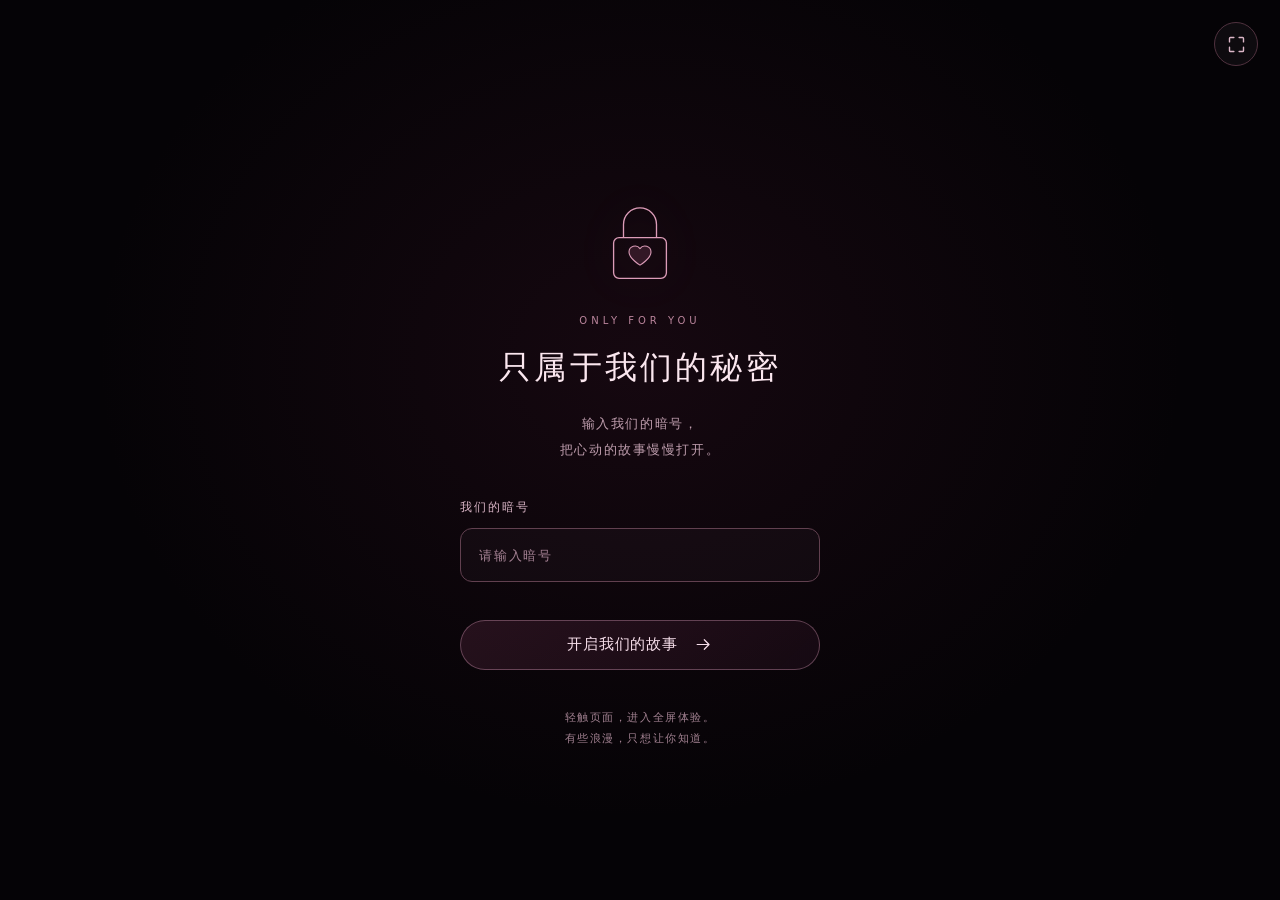
<file: index.html>
<!DOCTYPE html>
<html lang="zh-CN">
<head>
<meta charset="UTF-8" />
<meta name="viewport" content="width=device-width, initial-scale=1.0, maximum-scale=1.0, user-scalable=no, viewport-fit=cover" />
<meta name="theme-color" content="#09040d" />
<meta name="app-version" content="3.0" />
<title>我们的两周年</title>
<link rel="stylesheet" href="css/style.css?v=3.0-landscape2" />
<link rel="stylesheet" href="css/ring-intro.css?v=3.0" />
<link rel="stylesheet" href="css/love-clock.css?v=3.0" />
<link rel="stylesheet" href="css/password-entry.css?v=3.0-entry1" />
<link rel="icon" href="data:image/svg+xml,%3Csvg xmlns='http://www.w3.org/2000/svg' viewBox='0 0 32 32'%3E%3Ctext y='26' font-size='26'%3E%E2%99%A5%3C/text%3E%3C/svg%3E" />
</head>
<body class="password-locked gallery-pending">

  <!-- ===== 故事开始前：只属于我们的暗号 ===== -->
  <section class="password-entry" id="passwordEntry" aria-labelledby="passwordHeading">
    <button class="password-fullscreen" id="passwordFullscreen" type="button" title="全屏" aria-label="进入全屏" aria-pressed="false">
      <svg viewBox="0 0 24 24" aria-hidden="true"><path d="M4 9V5a1 1 0 0 1 1-1h4M20 9V5a1 1 0 0 0-1-1h-4M4 15v4a1 1 0 0 0 1 1h4M20 15v4a1 1 0 0 1-1 1h-4"/></svg>
    </button>
    <p class="password-fullscreen-status" id="passwordFullscreenStatus" role="status"></p>
    <div class="password-content">
      <div class="password-emblem" aria-hidden="true">
        <svg viewBox="0 0 80 88"><path class="password-lock" d="M25 40V28a15 15 0 0 1 30 0v12M21 40h38a5 5 0 0 1 5 5v27a5 5 0 0 1-5 5H21a5 5 0 0 1-5-5V45a5 5 0 0 1 5-5Z"/><path class="password-lock-heart" d="M40 65s-10-6-10-12a5.5 5.5 0 0 1 10-3 5.5 5.5 0 0 1 10 3c0 6-10 12-10 12Z"/></svg>
      </div>
      <p class="password-kicker">ONLY FOR YOU</p>
      <h1 id="passwordHeading">只属于我们的秘密</h1>
      <p class="password-note">输入我们的暗号，<br />把心动的故事慢慢打开。</p>
      <form class="password-form" id="passwordForm" novalidate>
        <label for="storyPassword">我们的暗号</label>
        <input id="storyPassword" name="storyPassword" type="password" inputmode="numeric" autocomplete="off" autocapitalize="off" spellcheck="false" placeholder="请输入暗号" aria-describedby="passwordError" required />
        <p class="password-error" id="passwordError" role="status" aria-live="polite"></p>
        <button class="enter-btn password-submit" id="passwordSubmit" type="submit">
          <span>开启我们的故事</span>
          <svg viewBox="0 0 24 24" aria-hidden="true"><path d="M4 12h15m-6-6 6 6-6 6"/></svg>
        </button>
      </form>
      <p class="password-footer">轻触页面，进入全屏体验。<br />有些浪漫，只想让你知道。</p>
    </div>
    <noscript><p class="password-noscript">请开启浏览器的 JavaScript，输入暗号后继续。</p></noscript>
  </section>

  <div id="storyContent" inert aria-hidden="true">

  <!-- 背景微光 -->
  <div class="bg-glow" aria-hidden="true"></div>
  <canvas class="petal-atmosphere" id="petalAtmosphere" aria-hidden="true"></canvas>
  <div class="scene-vignette" aria-hidden="true"></div>

  <!-- ===== 3D 舞台：镜头在圆柱内部，看内壁 ===== -->
  <main class="stage-wrap" id="stageWrap">
    <div class="cylinder" id="cylinder">
      <div class="world" id="world"></div>
      <!-- 与照片共享三维空间：后排在花后，前排在花前。 -->
      <iframe class="center-rose" id="centerRose" title="中央粒子玫瑰" tabindex="-1" aria-hidden="true"></iframe>
    </div>
  </main>

  <!-- ===== 两周年告白 ===== -->
  <header class="topbar" id="topbar">
    <h1 class="title" id="title">两年啦，还是好喜欢你。</h1>
    <p class="subtitle" id="subtitle"></p>
  </header>

  <!-- ===== 控制按钮 ===== -->
  <div class="controls">
    <button class="ctrl" id="btnRotate" type="button" title="暂停 / 继续自动旋转" aria-label="自动旋转">
      <svg viewBox="0 0 24 24" aria-hidden="true"><path d="M12 4V2a1 1 0 0 1 1.6-.8l4 3a1 1 0 0 1 0 1.6l-4 3A1 1 0 0 1 12 8V6a6 6 0 1 0 6 6 1 1 0 0 1 2 0 8 8 0 1 1-8-8z"/></svg>
    </button>
    <button class="ctrl" id="btnReset" type="button" title="回到初始视角（R）" aria-label="回到初始视角">
      <svg viewBox="0 0 24 24" aria-hidden="true"><path d="M4 10V4m0 0h6M4 4l4.5 4.5M7 17a7 7 0 1 0 1-10" fill="none" stroke="currentColor" stroke-width="1.8" stroke-linecap="round" stroke-linejoin="round"/></svg>
    </button>
    <button class="ctrl" id="btnMusic" type="button" title="告白气球 · 播放 / 暂停" aria-label="播放告白气球">
      <svg viewBox="0 0 24 24" aria-hidden="true"><path d="M9 18a3 3 0 1 1-2-2.83V6.2a1 1 0 0 1 .76-.97l9-2.2A1 1 0 0 1 18 4v9.17A3 3 0 1 1 16 10.4V6.28l-7 1.7V18z"/></svg>
    </button>
    <button class="ctrl" id="btnFull" type="button" title="全屏" aria-label="全屏">
      <svg viewBox="0 0 24 24" aria-hidden="true"><path d="M4 9V5a1 1 0 0 1 1-1h4M20 9V5a1 1 0 0 0-1-1h-4M4 15v4a1 1 0 0 0 1 1h4M20 15v4a1 1 0 0 1-1 1h-4" fill="none" stroke="currentColor" stroke-width="1.8" stroke-linecap="round"/></svg>
    </button>
    <button class="ctrl ctrl-landscape" id="btnLandscape" type="button" title="横屏观看" aria-label="横屏观看" aria-pressed="false">
      <svg viewBox="0 0 24 24" aria-hidden="true"><rect x="4" y="7" width="16" height="10" rx="2"/><path d="M4 4h4M4 4v4M4 4a10 10 0 0 1 16 1M20 20h-4M20 20v-4M20 20a10 10 0 0 1-16-1"/></svg>
      <span id="landscapeText">横屏</span>
    </button>
  </div>

  <!-- ===== 拖拽提示 ===== -->
  <div class="hint" id="hint">
    <span class="hint-dot"></span>
    <span class="hint-text">拖动转视角 · Shift 拖动平移 · 滚轮缩放</span>
  </div>

  <!-- ===== 灯箱 ===== -->
  <div class="lightbox" id="lightbox" aria-hidden="true">
    <div class="lb-backdrop" data-close></div>
    <button class="lb-close" id="lbClose" type="button" aria-label="关闭">✕</button>
    <button class="lb-nav prev" id="lbPrev" type="button" aria-label="上一个回忆">‹</button>
    <button class="lb-nav next" id="lbNext" type="button" aria-label="下一个回忆">›</button>
    <figure class="lb-figure">
      <img id="lbImg" alt="" />
      <video id="lbVideo" controls playsinline preload="none" hidden aria-label="我们的回忆视频"></video>
      <div id="lbSoftware" class="lb-software" hidden>
        <canvas id="lbCanvas" aria-label="回忆视频画面"></canvas>
        <div class="lb-software-controls">
          <button id="lbSoftwarePlay" type="button" disabled>播放</button>
          <input id="lbSoftwareSeek" type="range" min="0" step="0.1" value="0" aria-label="视频进度" disabled />
          <span id="lbSoftwareTime">0:00</span>
        </div>
        <p id="lbSoftwareStatus" role="status"></p>
      </div>
      <figcaption>
        <p id="lbCap"></p>
        <p class="lb-love" id="lbMessage" hidden></p>
      </figcaption>
    </figure>
  </div>

  <!-- ===== 提示气泡 ===== -->
  <div class="toast" id="toast"></div>

  <!-- ===== 开场按钮 ===== -->
  <div class="enter" id="enter">
    <div class="enter-content">
      <div class="enter-copy">
        <p class="enter-kicker" id="introKicker">给我们的两周年</p>
        <h2 class="enter-heading" id="introHeading">两年啦，还是好喜欢你。</h2>
      </div>
      <div class="enter-invitation">
        <div class="enter-heart-stage" aria-hidden="true">
          <canvas class="enter-particles" id="particleHeart" data-intro-heart="true" aria-hidden="true"></canvas>
        </div>
        <button class="enter-btn" id="enterBtn" type="button" aria-describedby="enterActionHint">
          <span id="enterText">给最喜欢的你</span>
          <svg viewBox="0 0 24 24" aria-hidden="true"><path d="M4 12h15m-6-6 6 6-6 6"/></svg>
        </button>
        <p class="enter-action-hint" id="enterActionHint">点击开启我们的故事</p>
      </div>
      <section class="love-clock" id="loveClock" data-start="2024-12-25T00:00:00+08:00" aria-label="恋爱纪念时间">
        <p class="love-clock-heading">我们已经在一起</p>
        <div class="love-clock-display" id="loveClockDisplay" aria-hidden="true"></div>
        <p class="love-clock-date">从 <time id="loveClockDate" datetime="2024-12-25">2024.12.25</time> 开始</p>
        <span class="love-clock-sr" id="loveClockText" role="timer" aria-live="off"></span>
      </section>
    </div>
  </div>

  <audio id="bgm" loop preload="none" hidden></audio>
  </div>

  <script defer src="js/config.js?v=3.0-videos2"></script>
  <script defer src="js/password-entry.js?v=3.0-entry1"></script>
  <script defer src="js/atmosphere.js?v=3.0-petals4"></script>
  <script defer src="js/music.js?v=3.0"></script>
  <script defer src="js/video-software.js?v=3.0-autoplay1"></script>
  <script defer src="js/video.js?v=3.0"></script>
  <script defer src="js/ring-hands.js?v=3.0"></script>
  <script defer src="js/ring-intro.js?v=3.0"></script>
  <script defer src="js/particle-heart.js?v=3.0-entry1"></script>
  <script defer src="js/gallery-assembly.js?v=3.0"></script>
  <script defer src="js/love-clock.js?v=3.0"></script>
  <script defer src="js/display-controls.js?v=3.0-landscape2"></script>
  <script defer src="js/app.js?v=3.0-landscape2"></script>
</body>
</html>
</file>
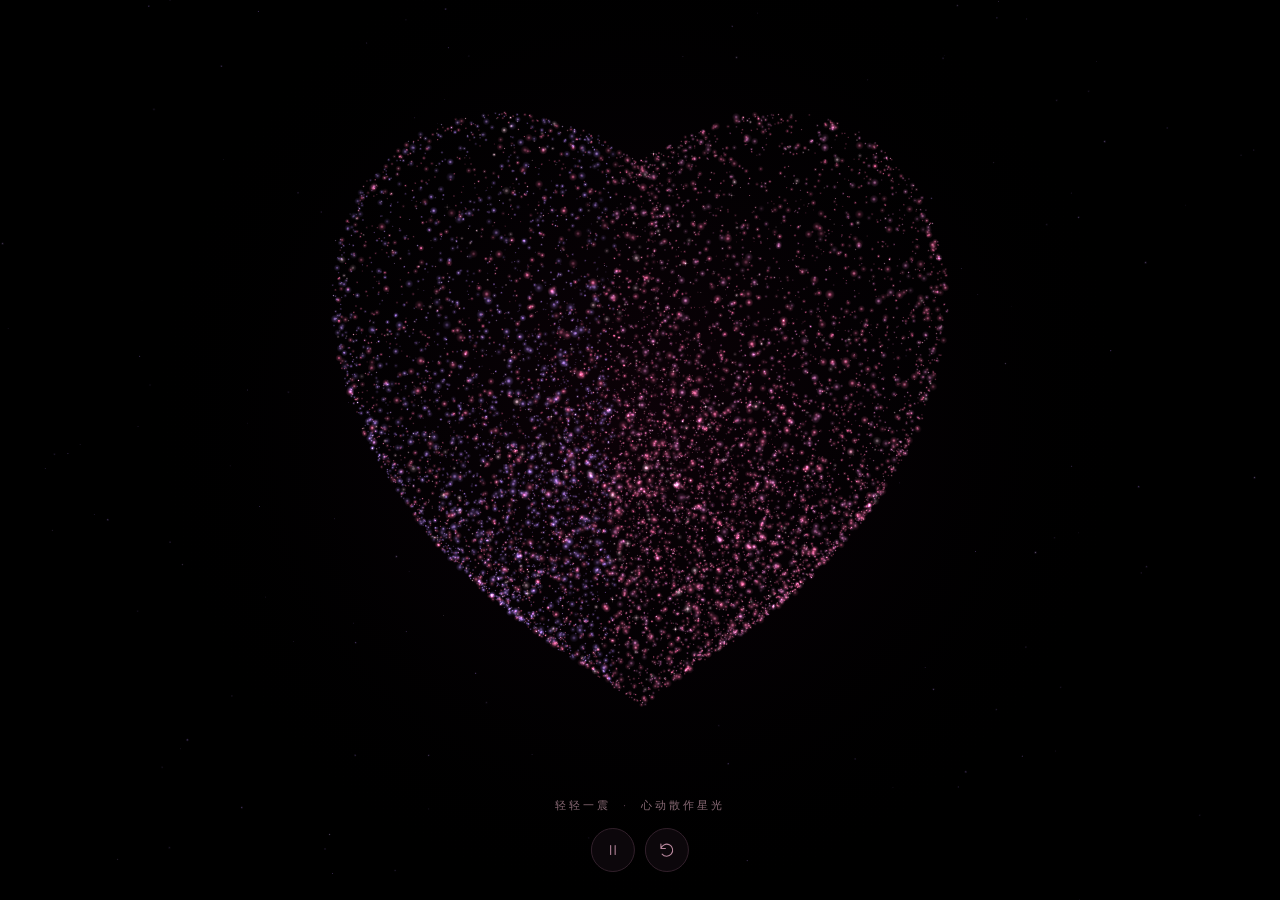
<file: heart.html>
<!doctype html>
<html lang="zh-CN">
<head>
  <meta charset="utf-8">
  <meta name="viewport" content="width=device-width, initial-scale=1, viewport-fit=cover">
  <meta name="theme-color" content="#000000">
  <title>粒子爱心 · 心动预览</title>
  <link rel="icon" href="data:,">
  <link rel="stylesheet" href="css/particle-heart.css?v=3.0">
  <script defer src="js/particle-heart.js?v=3.0"></script>
</head>
<body>
  <main class="heart-scene" aria-label="震动粒子爱心预览">
    <canvas id="particleHeart" role="img" aria-label="粉紫色粒子爱心在原地持续震动，每次震动时粒子向外散开，再慢慢回聚。点击或按回车键再次触发心动。" tabindex="0"></canvas>
    <footer class="heart-tools">
      <p>轻轻一震 <span>·</span> 心动散作星光</p>
      <div class="heart-actions">
        <button id="heartPause" type="button" aria-label="暂停心动" aria-pressed="false" title="暂停心动">
          <svg class="pause-icon" viewBox="0 0 24 24" aria-hidden="true"><path d="M9 6v12M15 6v12"/></svg>
          <svg class="play-icon" viewBox="0 0 24 24" aria-hidden="true"><path d="m9 5 10 7-10 7Z"/></svg>
        </button>
        <button id="heartReset" type="button" aria-label="重新聚成爱心" title="重新聚成爱心"><svg viewBox="0 0 24 24" aria-hidden="true"><path d="M4 10a8 8 0 1 1 1.6 7.4M4 4v6h6"/></svg></button>
      </div>
    </footer>
  </main>
</body>
</html>
</file>
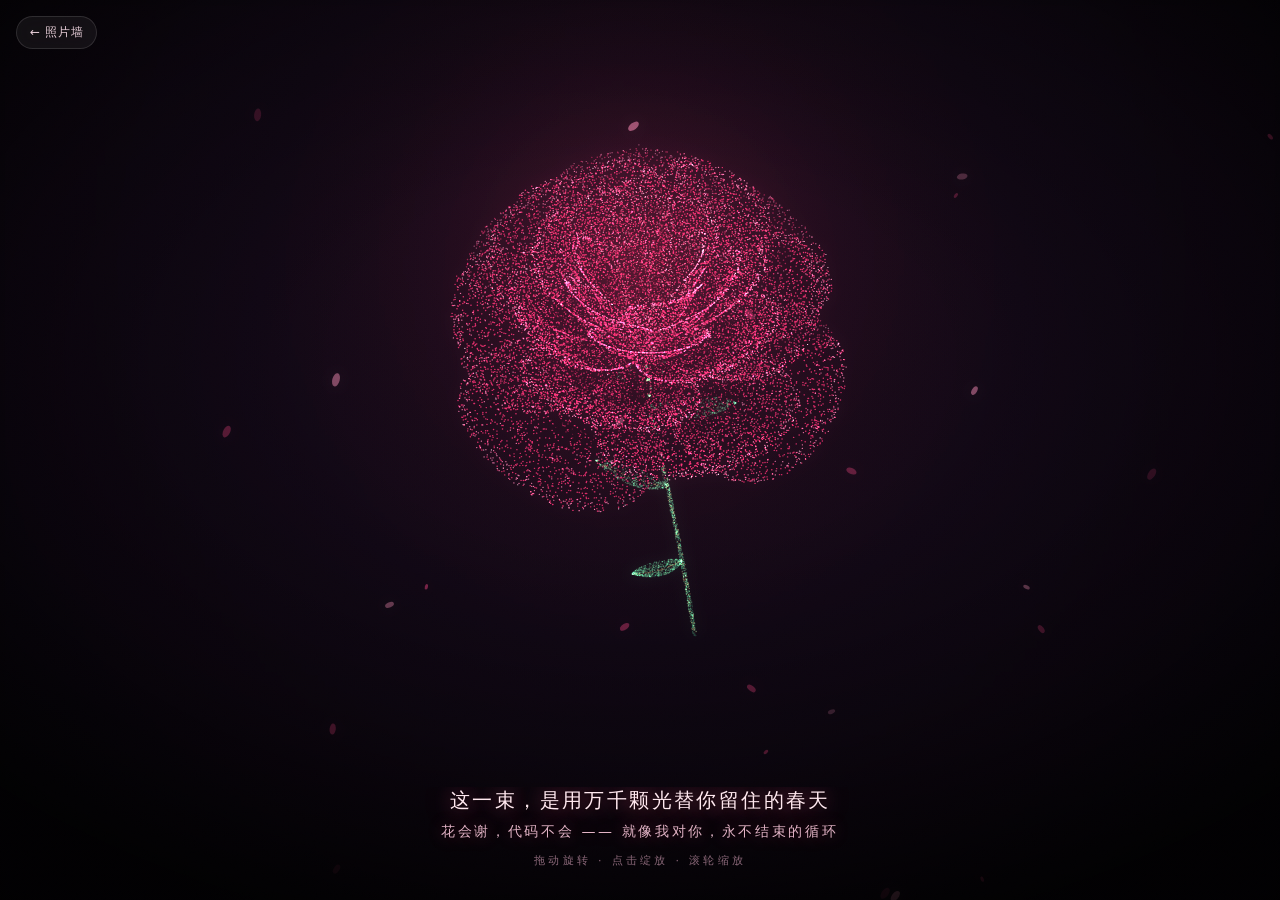
<file: rose.html>
<!DOCTYPE html>
<html lang="zh-CN">
<head>
<meta charset="UTF-8" />
<meta name="viewport" content="width=device-width, initial-scale=1.0, viewport-fit=cover" />
<meta name="theme-color" content="#07040f" />
<title>粒子玫瑰 · 送给你</title>
<style>
  *,*::before,*::after{box-sizing:border-box;margin:0;padding:0}
  html,body{height:100%;overflow:hidden;background:#07040f}
  body{
    font-family:"PingFang SC","Hiragino Sans GB","Microsoft YaHei","Noto Sans SC",system-ui,-apple-system,"Segoe UI",sans-serif;
    color:#fdf7ff;
    -webkit-font-smoothing:antialiased;
    -webkit-tap-highlight-color:transparent;
    user-select:none;
  }
  #rose{position:fixed;inset:0;display:block;touch-action:none;cursor:grab}
  #rose.grabbing{cursor:grabbing}

  .vignette{
    position:fixed;inset:0;pointer-events:none;z-index:2;
    background:radial-gradient(ellipse 72% 66% at 50% 40%,
      rgba(0,0,0,0) 32%, rgba(0,0,0,.38) 70%, rgba(0,0,0,.88) 100%);
  }
  .grain{
    position:fixed;inset:-50%;pointer-events:none;z-index:3;opacity:.045;
    background-image:url("data:image/svg+xml;utf8,<svg xmlns='http://www.w3.org/2000/svg' width='120' height='120'><filter id='n'><feTurbulence type='fractalNoise' baseFrequency='.9' numOctaves='2'/></filter><rect width='120' height='120' filter='url(%23n)'/></svg>");
    mix-blend-mode:overlay;
  }

  .copy{
    position:fixed;left:0;right:0;bottom:0;z-index:4;
    display:flex;flex-direction:column;align-items:center;gap:9px;
    padding:0 22px calc(32px + env(safe-area-inset-bottom));
    text-align:center;pointer-events:none;
    overflow:hidden;
  }
  .copy p{
    opacity:0;will-change:transform,opacity,filter;
    animation:rise 1.9s cubic-bezier(.22,1,.36,1) forwards;
    max-width:100%;word-break:break-word;
  }
  .c1{
    font-size:clamp(14.5px,1.95vw,20px);letter-spacing:.12em;color:#ffe8ef;
    text-shadow:0 0 20px rgba(255,90,140,.55),0 0 46px rgba(255,50,110,.30),0 1px 3px rgba(0,0,0,.85);
    animation-delay:2.7s;
  }
  .c2{
    font-size:clamp(11px,1.28vw,14px);letter-spacing:.19em;color:#e2b3c6;
    text-shadow:0 0 16px rgba(255,80,130,.35),0 1px 3px rgba(0,0,0,.85);
    animation-delay:3.8s;
  }
  .c3{
    margin-top:3px;font-size:clamp(9.5px,1.0vw,11px);letter-spacing:.3em;color:#8b6879;
    animation-delay:5.5s;
  }
  @keyframes rise{
    from{opacity:0;transform:translateY(14px);filter:blur(6px)}
    to{opacity:1;transform:translateY(0);filter:blur(0)}
  }
  @media (prefers-reduced-motion:reduce){
    .copy p{animation-duration:.5s;animation-delay:.2s}
  }

  /* 竖屏手机：文字换行更紧、字号略小 */
  @media (max-width: 560px){
    .copy{gap:6px;padding:0 14px calc(24px + env(safe-area-inset-bottom))}
    .c1{font-size:13px;letter-spacing:0;line-height:1.7}
    .c2{font-size:10px;letter-spacing:0;line-height:1.7}
    .c3{font-size:8px;letter-spacing:.14em}
    .copy p{max-width:100%}
  }
  /* 矮屏（横屏手机）：文案再收一档，避免压住花 */
  @media (max-height: 460px){
    .copy{gap:5px;padding-bottom:calc(14px + env(safe-area-inset-bottom))}
    .c1{font-size:12.5px}
    .c2{font-size:10px}
    .c3{display:none}
  }

  .back{
    position:fixed;top:calc(16px + env(safe-area-inset-top));left:16px;z-index:6;
    display:none;align-items:center;gap:6px;padding:7px 13px;border-radius:999px;
    font-size:12px;letter-spacing:.06em;color:#e9cfda;text-decoration:none;
    background:rgba(255,255,255,.055);border:1px solid rgba(255,255,255,.12);
    backdrop-filter:blur(10px);-webkit-backdrop-filter:blur(10px);
    transition:background .25s,border-color .25s;
  }
  .back:hover{background:rgba(255,255,255,.10);border-color:rgba(255,255,255,.22)}
  .back.on{display:inline-flex}
  html.embedded,html.embedded body{background:transparent}
  .embedded .vignette,.embedded .grain,.embedded .copy,.embedded .back,.embedded #dbg{display:none!important}
</style>
</head>
<body>

<canvas id="rose"></canvas>
<div class="vignette"></div>
<div class="grain"></div>
<a class="back" id="back" href="index.html">← 照片墙</a>

<div class="copy">
  <p class="c1">这一束，是用万千颗光替你留住的春天</p>
  <p class="c2">花会谢，代码不会 —— 就像我对你，永不结束的循环</p>
  <p class="c3">拖动旋转 · 点击绽放 · 滚轮缩放</p>
</div>

<!-- 调试面板：加 ?debug=1 才显示 -->
<div id="dbg" style="display:none;position:fixed;top:10px;right:10px;z-index:99;
     font:11px/1.55 ui-monospace,Consolas,monospace;color:#9f9;background:rgba(0,0,0,.62);
     padding:8px 10px;border-radius:8px;white-space:pre;pointer-events:none"></div>

<script>
(function () {
  'use strict';

  var TAU = Math.PI * 2;

  /* ---------- 调试：?t=秒 冻结时间 ---------- */
  var Q = {};
  (function () {
    var s = (location.search || '').replace(/^\?/, '');
    if (!s) return;
    s.split('&').forEach(function (kv) {
      var p = kv.split('=');
      if (p[0]) Q[decodeURIComponent(p[0])] = decodeURIComponent(p[1] || '');
    });
  })();
  var EMBED = Q.embed === '1';
  var LITE = Q.lite === '1';
  var embeddedLayout = null;
  if (EMBED) document.documentElement.classList.add('embedded');
  var FREEZE = (Q.t !== undefined && isFinite(parseFloat(Q.t))) ? parseFloat(Q.t) : null;

  var motionPreference = null, reduce = false;
  try { motionPreference = matchMedia('(prefers-reduced-motion: reduce)'); reduce = motionPreference.matches; } catch (e) {}

  var CFG = {
    density:   reduce ? 0.85 : (LITE ? 0.82 : 2.15),
    bloom:     !reduce && !LITE && !EMBED,
    fit:       0.40,
    cy:        0.44
  };

  /* ===================== 工具 ===================== */
  var _seed = 20250829;
  function rnd() {
    _seed = (_seed + 0x6D2B79F5) | 0;
    var t = Math.imul(_seed ^ (_seed >>> 15), 1 | _seed);
    t = (t + Math.imul(t ^ (t >>> 7), 61 | t)) ^ t;
    return ((t ^ (t >>> 14)) >>> 0) / 4294967296;
  }
  function rr(a, b) { return a + (b - a) * rnd(); }
  function jit(a) { return (rnd() * 2 - 1) * a; }
  function clamp(v, a, b) { return v < a ? a : (v > b ? b : v); }
  var targetFps = clamp(parseFloat(Q.fps) || 120, 1, 120);
  function getMagnification() {
    return EMBED && embeddedLayout ? clamp(embeddedLayout.magnification || 1, 1, 1.5) : 1;
  }
  function smoothstep(e0, e1, x) {
    var t = clamp((x - e0) / (e1 - e0 || 1e-6), 0, 1);
    // 起止速度、加速度均为零，避免聚拢与绽放衔接时突兀。
    return t * t * t * (t * (t * 6 - 15) + 10);
  }

  /* ===================== 调色 ===================== */
  var STYLES = [
    { c: [179, 22, 61], w: 1.30 },  // 0 深红瓣面
    { c: [240, 42, 98], w: 1.56 },
    { c: [ 98, 11, 36], w: 1.18 },  // 2 层间暗部
    { c: [255,133,174], w: 1.38 },  // 3 柔粉瓣缘
    { c: [255,217,230], w: 1.30 },
    { c: [190, 32, 71], w: 1.26 },  // 5 花心保持深红
    { c: [247,126,158], w: 1.32 },
    { c: [ 36,117, 76], w: 1.06 },
    { c: [102,181,115], w: 1.24 },
    { c: [218,177,103], w: 1.14 }   // 9 叶脉与花枝的暖金细光
  ];
  if (EMBED) {
    STYLES[0].c = [211, 36, 82];
    STYLES[1].c = [255, 72, 123];
    STYLES[2].c = [135, 18, 51];
    STYLES[3].c = [255, 159, 195];
    STYLES[5].c = [215, 43, 87];
    STYLES[7].c = [62, 166, 103];
    STYLES[8].c = [142, 216, 144];
    STYLES[9].c = [243, 204, 128];
  }
  var NS = STYLES.length;
  var NBAND = 3;
  var NB = NS * NBAND;
  var BAND_MUL = EMBED ? [0.65, 0.90, 1.0] : [0.50, 0.80, 1.0];

  var STYLE_STR = [], STYLE_W = [];
  (function () {
    for (var b = 0; b < NBAND; b++) {
      for (var s = 0; s < NS; s++) {
        var m = BAND_MUL[b], col = STYLES[s].c;
        STYLE_STR.push('rgb(' + ((col[0] * m) | 0) + ',' + ((col[1] * m) | 0) + ',' + ((col[2] * m) | 0) + ')');
        STYLE_W.push(STYLES[s].w);
      }
    }
  })();

  /* ===================== 轮廓 =====================
  /* ===================== 轮廓 =====================
     叶片：基部宽、尖端收成尖角（花冠用参数曲面，不需要轮廓函数）
  */
  function leafProfile(s) {
    return Math.pow(1 - Math.pow(1 - s, 2.0), 0.62) * Math.pow(1 - Math.pow(s, 2.4), 0.78);
  }

  /* ===================== 玫瑰参数曲面 =====================
     经典 3D 玫瑰曲面（B 站/抖音粒子玫瑰的数学来源）：
       t 沿螺旋缠绕，x 从花瓣基部(0)到边缘(1)
     t 越大 p 越小 => 越靠花心，花瓣越紧、越小
  */
  var ROSE_TMIN = 0;
  var ROSE_TMAX = 15 * Math.PI;
  var ROSE_FLAT = 0.86;      // 压扁花冠高度，接近真实玫瑰的扁圆形态

  function roseSurface(t, x, out) {
    var p = (Math.PI / 2) * Math.exp(-t / (8 * Math.PI));
    var m = ((3.6 * t) % TAU + TAU) % TAU;
    var u = 1 - Math.pow(1 - m / Math.PI, 4) / 2;
    var y = 2 * (x * x - x) * (x * x - x) * Math.sin(p);
    var sp = Math.sin(p), cp = Math.cos(p);
    var r = u * (x * sp + y * cp);
    var sx = r * Math.cos(t);
    var sy = r * Math.sin(t);
    var sz = u * (x * cp - y * sp);
    // 公式以 +Z 为花的朝向；本渲染器以 +Y 为上方 => 交换 Y/Z
    out[0] = sx;
    out[1] = sz * ROSE_FLAT;
    out[2] = sy;
    return out;
  }

  // 花苞：把 t 压缩、x 收紧，缩成紧裹的小苞
  function budSurface(t, x, out) {
    roseSurface(t * 0.30, x * 0.55 + 0.22, out);
    out[0] *= 0.44;
    out[1] = out[1] * 0.44 + 0.16;
    out[2] *= 0.44;
    return out;
  }

  /* ===================== 数据 ===================== */
  var N = 0, R3 = 1;
  var baseCount = 0, detailCount = 0, activeCount = 0;
  var BB_HX = 1, BB_HY = 1, BB_HZ = 1;
  var BB_CROWN_HX = 1, BB_CROWN_HY = 1, BB_CROWN_HZ = 1, BB_CROWN_CY = 0;
  var BB_CROWN_CX = 0, BB_CROWN_CZ = 0;
  var tx, ty, tz, bx, by, bz, sox, soy, soz, spreadX, spreadY;
  var waveSin, waveCos, swayWeight;
  var screenX, screenY, screenZ, screenCell, screenVisible;
  var depthGrid = null, gridCols = 0, gridRows = 0, gridCell = 3;
  var glintX = new Float32Array(128), glintY = new Float32Array(128), glintN = 0;
  var sidx, dly, dur, oaT, obT;
  var assembledAt = 0, bloomedAt = 0;

  function build() {
    var A = {
      x: [], y: [], z: [], cx: [], cy: [], cz: [],
      si: [], dl: [], du: [], oa: [], ob: [], phase: [], pt: [], px: []
    };
    function add(o, c, si, d, du, oa, ob, phase, sampleT, sampleX) {
      A.x.push(o[0]); A.y.push(o[1]); A.z.push(o[2]);
      A.cx.push(c[0]); A.cy.push(c[1]); A.cz.push(c[2]);
      A.si.push(si); A.dl.push(d); A.du.push(du); A.oa.push(oa); A.ob.push(ob);
      A.phase.push(phase || 0);
      A.pt.push(sampleT === undefined ? -1 : sampleT);
      A.px.push(sampleX || 0);
    }

    /* ---------- 花冠：逐花瓣采样 ----------
       公式里 u 的周期是 3.6t，t 从 0 到 15π => 共 27 片花瓣
       外层（t 小）花瓣大，内层（t 大）花瓣小
    */
    var tmpP = [0, 0, 0], tmpB = [0, 0, 0];

    var PETAL_T = TAU / 3.6;                        // 单片花瓣占的 t 跨度
    var NPETAL = Math.floor((ROSE_TMAX - ROSE_TMIN) / PETAL_T);

    // 花冠自身的包围盒（不含花枝），用于自适应取景
    var crownMinX = 1e9, crownMaxX = -1e9;
    var crownMinY = 1e9, crownMaxY = -1e9;
    var crownMinZ = 1e9, crownMaxZ = -1e9;

    for (var pe = 0; pe < NPETAL; pe++) {
      var tA = ROSE_TMIN + pe * PETAL_T;
      var heat = 1 - pe / NPETAL;                   // 1 = 最外层

      // 外层花瓣面积大 => 更多粒子，内层少一些
      var cnt = Math.round(1120 * (0.26 + 0.74 * heat) * CFG.density);

      // 绽放节奏：外层先开，内层后开
      var oa0 = 0.62 + 0.55 * (pe / NPETAL) + 0.10 * rnd();
      var ob0 = oa0 + 1.05 + 0.30 * rnd();

      for (var k = 0; k < cnt; k++) {
        var x, tt, edge = false;
        var roll = rnd();

        if (roll < 0.11) {
          // 瓣缘：勾出每片花瓣的轮廓
          x = rnd() < 0.62 ? rr(0.94, 1.0) : rr(0.0, 0.04);
          tt = tA + PETAL_T * rr(0.02, 0.98);
          edge = true;
        } else if (roll < 0.18) {
          // 瓣根：让层与层的分界更清楚
          x = rr(0.0, 0.10);
          tt = tA + PETAL_T * rr(0.02, 0.98);
        } else {
          // 瓣面：按面积加权（r ∝ x，故 x = √rand 才均匀）
          x = Math.sqrt(rnd());
          tt = tA + PETAL_T * rr(0.01, 0.99);
        }

        roseSurface(tt, x, tmpP);
        budSurface(tt, x, tmpB);

        if (tmpP[0] < crownMinX) crownMinX = tmpP[0];
        if (tmpP[0] > crownMaxX) crownMaxX = tmpP[0];
        if (tmpP[1] < crownMinY) crownMinY = tmpP[1];
        if (tmpP[1] > crownMaxY) crownMaxY = tmpP[1];
        if (tmpP[2] < crownMinZ) crownMinZ = tmpP[2];
        if (tmpP[2] > crownMaxZ) crownMaxZ = tmpP[2];

        var si;
        if (edge) si = rnd() < 0.08 ? 4 : 3;
        else if (heat < 0.10) si = rnd() < 0.34 ? 6 : 5;
        else {
          // 靠近瓣缘偏亮，瓣根偏暗
          if (x > 0.62) si = rnd() < 0.10 ? 3 : 1;
          else { var q = rnd(); si = q < 0.46 ? 1 : (q < 0.76 ? 2 : 0); }
        }

        add([tmpP[0], tmpP[1], tmpP[2]], [tmpB[0], tmpB[1], tmpB[2]], si,
            0.10 + 0.85 * rnd(), 1.15 + 0.70 * rnd(), oa0, ob0,
            tt * 0.55 + x * 5.0, tt, x);
      }
    }

    /* ---------- 花心 ---------- */
    var coreN = Math.round(180 * CFG.density);
    for (var c1 = 0; c1 < coreN; c1++) {
      var uu = Math.pow(rnd(), 0.8);
      var aa = rnd() * TAU * (1 + 2.6 * uu);
      var rad = 0.008 + 0.044 * uu;
      var p1 = [Math.cos(aa) * rad, 0.06 + 0.24 * uu, Math.sin(aa) * rad];
      add(p1, p1, rnd() < 0.42 ? 6 : 5, 0.10, 1.5, 0.72, 1.9);
    }

    /* ---------- 花萼：五片朝下的窄叶 ---------- */
    for (var s5 = 0; s5 < 5; s5++) {
      var sa = s5 * (TAU / 5) + jit(0.12);
      var scnt = Math.round(56 * CFG.density);
      var caS = Math.cos(sa), saS = Math.sin(sa);
      for (var k4 = 0; k4 < scnt; k4++) {
        var u4 = rnd();
        var w4 = jit(1);
        // 沿径向向下垂的窄片
        var rr4 = 0.030 + u4 * 0.150;
        var yy4 = 0.02 - u4 * u4 * 0.170;
        var ww4 = w4 * 0.028 * Math.sqrt(Math.max(0, 1 - Math.pow(1 - u4, 2.2)));
        var p4 = [
          (rr4) * caS - ww4 * saS,
          yy4,
          (rr4) * saS + ww4 * caS
        ];
        add(p4, p4, rnd() < 0.20 ? 8 : 7, 0.22, 1.5, 0, 0);
      }
    }

    /* ---------- 花枝（S 形） ---------- */
    // 花冠底部约在 y = -0.11，花枝从这里往下延伸
    var stemTop = -0.04;
    var stemBot = -2.10;
    var stemN = Math.round(1000 * CFG.density);
    for (var k3 = 0; k3 < stemN; k3++) {
      var yy = rr(stemBot, stemTop);
      var u3 = (yy - stemBot) / (stemTop - stemBot);   // 0 底 -> 1 顶
      var bendX = 0.052 * Math.sin((1 - u3) * 2.2);
      var bendZ = 0.034 * Math.cos((1 - u3) * 1.8) + Math.max(0, -yy - 0.75) * 0.48;
      var rad2 = 0.013 * Math.sqrt(rnd());
      var th2 = rnd() * TAU;
      var p3 = [bendX + Math.cos(th2) * rad2, yy, bendZ + Math.sin(th2) * rad2];
      add(p3, p3, rnd() < 0.13 ? 9 : (rnd() < 0.22 ? 8 : 7), 0.22, 1.5, 0, 0);
    }

    /* ---------- 叶片 ---------- */
    var LEAVES = [
      { y: -0.70, ang: 0.55, len: 0.46, halfW: 0.095 },
      { y: -1.20, ang: 0.55 + Math.PI, len: 0.40, halfW: 0.083 },
      { y: -1.65, ang: 0.55 + 2.4, len: 0.33, halfW: 0.072 }
    ];
    for (var li = 0; li < LEAVES.length; li++) {
      var lv = LEAVES[li];
      var lcnt = Math.round(380 * CFG.density);
      var u3b = (lv.y - stemBot) / (stemTop - stemBot);
      var bx0 = 0.052 * Math.sin((1 - u3b) * 2.2);
      var bz0 = 0.034 * Math.cos((1 - u3b) * 1.8) + Math.max(0, -lv.y - 0.75) * 0.48;
      var caL = Math.cos(lv.ang), saL = Math.sin(lv.ang);

      for (var k5 = 0; k5 < lcnt; k5++) {
        var u5 = rnd(), w5 = jit(1);
        // 叶片：沿径向外展、略上翘，尖端收窄
        var pr5 = leafProfile(u5);
        var rr5 = u5 * lv.len;
        var yy5 = u5 * u5 * lv.len * 0.42 + w5 * w5 * pr5 * lv.halfW * 0.30;
        var ww5 = w5 * lv.halfW * pr5;
        var p5 = [
          bx0 + rr5 * caL - ww5 * saL,
          lv.y + yy5,
          bz0 + rr5 * saL + ww5 * caL
        ];
        add(p5, p5, Math.abs(w5) < 0.07 ? 9 : (rnd() < 0.24 ? 8 : 7), 0.22, 1.5, 0, 0);
      }
    }

    // 补点仍采样同一片真实曲面；小尺寸只绘制原有点，放大时逐步显现。
    baseCount = A.x.length;
    detailCount = Math.round(baseCount * (LITE ? 0.60 : 0.78));
    for (var extra = 0; extra < detailCount; extra++) {
      var source = Math.floor(rnd() * baseCount);
      while (A.pt[source] < 0) source = Math.floor(rnd() * baseCount);
      var startT = Math.floor(A.pt[source] / PETAL_T) * PETAL_T;
      var detailT = clamp(A.pt[source] + jit(PETAL_T * 0.03), startT + PETAL_T * 0.01, startT + PETAL_T * 0.99);
      var detailX = clamp(A.px[source] + jit(0.025), 0.008, 1);
      roseSurface(detailT, detailX, tmpP); budSurface(detailT, detailX, tmpB);
      add(tmpP, tmpB, A.si[source], A.dl[source], A.du[source], A.oa[source], A.ob[source],
          detailT * 0.55 + detailX * 5.0, detailT, detailX);
    }
    activeCount = baseCount;

    /* ---------- 定型 ---------- */
    N = A.x.length;
    var mnx = 1e9, mxx = -1e9, mny = 1e9, mxy = -1e9, mnz = 1e9, mxz = -1e9;
    for (var i = 0; i < baseCount; i++) {
      if (A.x[i] < mnx) mnx = A.x[i]; if (A.x[i] > mxx) mxx = A.x[i];
      if (A.y[i] < mny) mny = A.y[i]; if (A.y[i] > mxy) mxy = A.y[i];
      if (A.z[i] < mnz) mnz = A.z[i]; if (A.z[i] > mxz) mxz = A.z[i];
    }
    var ox0 = (mnx + mxx) / 2;
    var oy0 = (mny + mxy) / 2;
    var oz0 = (mnz + mxz) / 2;

    // 记录包围盒，供自适应缩放使用
    BB_HX = (mxx - mnx) / 2;
    BB_HY = (mxy - mny) / 2;
    BB_HZ = (mxz - mnz) / 2;
    // 花冠本身的尺寸（只统计花冠粒子，不含花枝）
    BB_CROWN_HX = (crownMaxX - crownMinX) / 2;
    BB_CROWN_HY = (crownMaxY - crownMinY) / 2;
    BB_CROWN_HZ = (crownMaxZ - crownMinZ) / 2;
    BB_CROWN_CY = (crownMaxY + crownMinY) / 2 - oy0;
    BB_CROWN_CX = (crownMaxX + crownMinX) / 2 - ox0;
    BB_CROWN_CZ = (crownMaxZ + crownMinZ) / 2 - oz0;

    tx = new Float32Array(N); ty = new Float32Array(N); tz = new Float32Array(N);
    waveSin = new Float32Array(N); waveCos = new Float32Array(N); swayWeight = new Float32Array(N);
    screenX = new Float32Array(N); screenY = new Float32Array(N); screenZ = new Float32Array(N);
    screenCell = new Int32Array(N); screenVisible = new Uint8Array(N);
    bx = new Float32Array(N); by = new Float32Array(N); bz = new Float32Array(N);
    sox = new Float32Array(N); soy = new Float32Array(N); soz = new Float32Array(N);
    if (EMBED) { spreadX = new Float32Array(N); spreadY = new Float32Array(N); }
    sidx = new Uint8Array(N);
    dly = new Float32Array(N); dur = new Float32Array(N);
    oaT = new Float32Array(N); obT = new Float32Array(N);

    var r3 = 0;
    for (var j = 0; j < N; j++) {
      var X = A.x[j] - ox0, Y = A.y[j] - oy0, Z = A.z[j] - oz0;
      tx[j] = X; ty[j] = Y; tz[j] = Z;
      bx[j] = A.cx[j] - ox0; by[j] = A.cy[j] - oy0; bz[j] = A.cz[j] - oz0;
      sidx[j] = A.si[j];
      waveSin[j] = Math.sin(A.phase[j]); waveCos[j] = Math.cos(A.phase[j]);
      swayWeight[j] = clamp((Y + BB_HY) / Math.max(BB_CROWN_CY + BB_HY, 0.01), 0, 1);
      // 紧凑的聚拢与绽放交叠，在约一秒内成形。
      dly[j] = A.dl[j] * 0.18;
      dur[j] = A.du[j] / 2.20;
      oaT[j] = A.oa[j] * 0.22;
      obT[j] = oaT[j] + (A.ob[j] - A.oa[j]) / 1.90;
      assembledAt = Math.max(assembledAt, dly[j] + dur[j]);
      bloomedAt = Math.max(bloomedAt, obT[j]);

      var th3 = rnd() * TAU, ph3 = Math.acos(rr(-1, 1)), rad3 = rr(2.4, 4.8);
      sox[j] = rad3 * Math.sin(ph3) * Math.cos(th3);
      soy[j] = rad3 * Math.cos(ph3) * 0.85;
      soz[j] = rad3 * Math.sin(ph3) * Math.sin(th3);
      if (EMBED) { spreadX[j] = rnd(); spreadY[j] = rnd(); }

      var d3 = Math.sqrt(X * X + Y * Y + Z * Z);
      if (d3 > r3) r3 = d3;
    }
    R3 = r3 || 1;
  }

  /* ===================== 画布 ===================== */
  var cvs = document.getElementById('rose');
  var ctx = cvs.getContext('2d', { alpha: EMBED });
  var off = document.createElement('canvas');
  var offc = off.getContext('2d');
  // 微光只画少量缓存光点，嵌入照片墙时无需逐帧模糊整张画布。
  var glint = document.createElement('canvas');
  glint.width = glint.height = 32;
  var glintContext = glint.getContext('2d');
  var glintGradient = glintContext.createRadialGradient(16, 16, 0, 16, 16, 16);
  glintGradient.addColorStop(0, 'rgba(255,229,238,0.95)');
  glintGradient.addColorStop(0.16, 'rgba(255,146,187,0.65)');
  glintGradient.addColorStop(0.45, 'rgba(240,71,132,0.14)');
  glintGradient.addColorStop(1, 'rgba(240,71,132,0)');
  glintContext.fillStyle = glintGradient;
  glintContext.fillRect(0, 0, 32, 32);

  var DPR = 1, W = 0, H = 0, cx = 0, cy = 0, BASE = 1, zoom = 1;
  var roseWidth = 0, roseHeight = 0;
  var bgGrad = null;
  var contrastGrad = null, ambientGrad = null, lightRect = null;

  var bufX = [], bufY = [], bufN = new Int32Array(NB);
  function allocBuffers() {
    bufX.length = 0; bufY.length = 0;
    for (var i = 0; i < NB; i++) {
      bufX.push(new Float32Array(N));
      bufY.push(new Float32Array(N));
    }
    bufN = new Int32Array(NB);
  }

  function resize(repaint) {
    DPR = Math.min(window.devicePixelRatio || 1, EMBED ? 1.5 : 2);
    W = EMBED && embeddedLayout && embeddedLayout.canvasWidth ? embeddedLayout.canvasWidth : window.innerWidth;
    H = EMBED && embeddedLayout && embeddedLayout.canvasHeight ? embeddedLayout.canvasHeight : window.innerHeight;
    if (EMBED && embeddedLayout) DPR = embeddedLayout.pixelRatio;
    if (EMBED) {
      // 控制像素总量，手机按帧预算联动调整精度与粒子采样。
      var magnification = getMagnification();
      var pixelBudget = Math.min((LITE ? 700000 : 2800000) * magnification * magnification, LITE ? 1400000 : 5200000);
      DPR = Math.min(DPR * rasterScale, Math.sqrt(pixelBudget / Math.max(1, W * H)));
    }
    roseWidth = EMBED && embeddedLayout ? embeddedLayout.width : W;
    roseHeight = EMBED && embeddedLayout ? embeddedLayout.height : H;
    var bitmapWidth = Math.max(1, Math.round(W * DPR));
    var bitmapHeight = Math.max(1, Math.round(H * DPR));
    if (cvs.width !== bitmapWidth) cvs.width = bitmapWidth;
    if (cvs.height !== bitmapHeight) cvs.height = bitmapHeight;
    cvs.style.width = W + 'px';
    cvs.style.height = H + 'px';
    ctx.setTransform(DPR, 0, 0, DPR, 0, 0);

    cx = W * 0.5;

    // 取景：投影原点已改为花冠圆心，所以这里直接用花冠尺寸
    var portrait = H > W;

    // 花冠绕 Y 旋转时，水平最大半径 = XZ 半径
    var crownR = Math.sqrt(BB_CROWN_HX * BB_CROWN_HX + BB_CROWN_HZ * BB_CROWN_HZ);
    var crownSpanX = crownR * 2;
    var crownSpanY = BB_CROWN_HY * 2;

    // 整束（含花枝）尺寸，横屏用
    var fullSpanX = Math.sqrt(BB_HX * BB_HX + BB_HZ * BB_HZ) * 2;
    var fullSpanY = BB_HY * 2;

    var sidePad = portrait ? 0.10 : 0.06;
    var topPad  = portrait ? 0.11 : 0.07;
    var botPad  = portrait ? 0.26 : 0.28;

    // 透视：z2 夹在 ±0.85，d 最大 1.23 倍；再留余量防旋转出界
    var PERSP = portrait ? 1.38 : 1.30;

    var kx, ky;
    if (portrait) {
      // 竖屏：整束完整入画，花枝与叶片都要看得见
      kx = W * (1 - sidePad * 2) / Math.max(crownSpanX * PERSP, 1e-6);
      ky = H * (1 - topPad - botPad) / Math.max(fullSpanY * 1.02, 1e-6);
      cy = H * (topPad + (1 - topPad - botPad) * 0.46);
    } else {
      kx = W * (1 - sidePad * 2) / Math.max(fullSpanX * PERSP, 1e-6);
      ky = H * (1 - topPad - botPad) / Math.max(fullSpanY, 1e-6);
      // 花冠中心在画布上方 40% 处，花枝自然垂向文案上方
      cy = H * (topPad + (1 - topPad - botPad) * 0.40);
    }
    BASE = Math.min(kx, ky) * 1.08;
    if (EMBED) {
      BASE = Math.min(roseWidth * 0.78 / (crownSpanX * 1.35), roseHeight * 0.72 / (fullSpanY * 1.25));
      // 成形后的大小和位置独立于全屏扩散画布。
      cy = embeddedLayout ? H * embeddedLayout.center - roseHeight * 0.08 : H * 0.30;
    }

    gridCell = clamp(BASE * 0.012, 2, 4) / Math.sqrt(getMagnification());
    gridCols = Math.ceil(W / gridCell) + 1; gridRows = Math.ceil(H / gridCell) + 1;
    depthGrid = new Float32Array(gridCols * gridRows);

    if (EMBED) {
      var lightRadius = Math.min(roseWidth, roseHeight);
      var contrastY = cy + roseHeight * 0.06;
      contrastGrad = ctx.createRadialGradient(cx, contrastY, 0, cx, contrastY, lightRadius * 0.43);
      contrastGrad.addColorStop(0, "rgba(20,3,17,0.56)");
      contrastGrad.addColorStop(0.60, "rgba(20,3,17,0.25)");
      contrastGrad.addColorStop(1, "rgba(20,3,17,0)");
      ambientGrad = ctx.createRadialGradient(cx, cy, 0, cx, cy, lightRadius * 0.395);
      ambientGrad.addColorStop(0, "rgba(255,48,108,0.15)");
      ambientGrad.addColorStop(0.52, "rgba(150,30,86,0.045)");
      ambientGrad.addColorStop(1, "rgba(0,0,0,0)");
      var pad = lightRadius * 0.5;
      lightRect = { x: cx - pad, y: cy - pad, w: pad * 2, h: pad * 2 + roseHeight * 0.06 };
    }

    off.width = Math.max(1, Math.round(W / 3));
    off.height = Math.max(1, Math.round(H / 3));

    bgGrad = ctx.createRadialGradient(cx, cy * 0.90, 0, cx, cy * 0.90, Math.max(W, H) * 0.78);
    bgGrad.addColorStop(0, '#1e0c17');
    bgGrad.addColorStop(0.38, '#100713');
    bgGrad.addColorStop(1, '#05030a');

    // Canvas 改尺寸会立即清空；在同一次事件处理里补回当前画面。
    if (repaint !== false && started) paintRose(0);
  }

  /* ===================== 交互 ===================== */
  var yawDrag = 0, pitchDrag = 0, pulse = 0;
  var dragging = false, lastX = 0, lastY = 0, moved = 0;

  cvs.addEventListener('pointerdown', function (e) {
    dragging = true; moved = 0;
    lastX = e.clientX; lastY = e.clientY;
    cvs.classList.add('grabbing');
    try { cvs.setPointerCapture(e.pointerId); } catch (err) {}
  });

  cvs.addEventListener('pointermove', function (e) {
    if (!dragging) return;
    var dx = e.clientX - lastX, dy = e.clientY - lastY;
    lastX = e.clientX; lastY = e.clientY;
    moved += Math.abs(dx) + Math.abs(dy);
    yawDrag += dx * 0.0062;
    pitchDrag = clamp(pitchDrag + dy * 0.0040, -0.40, 0.50);
    scheduleFrame();
  });

  function endDrag(e) {
    if (!dragging) return;
    dragging = false;
    cvs.classList.remove('grabbing');
    if (moved < 8) {
      pulse = reduce ? 0 : 1;
      if (!reduce) RIPPLES.push({ x: e.clientX, y: e.clientY, age: 0, life: 1.35 });
    }
    try { cvs.releasePointerCapture(e.pointerId); } catch (err) {}
    scheduleFrame();
  }
  cvs.addEventListener('pointerup', endDrag);
  cvs.addEventListener('pointercancel', function () {
    dragging = false; cvs.classList.remove('grabbing');
  });

  cvs.addEventListener('wheel', function (e) {
    e.preventDefault();
    zoom = clamp(zoom * (1 - e.deltaY * 0.0012), 0.62, 1.75);
    scheduleFrame();
  }, { passive: false });

  window.addEventListener('resize', function () { resize(); if (started) scheduleFrame(); });

  (function () {
    if (EMBED) return;
    var b = document.getElementById('back');
    try {
      var x = new XMLHttpRequest();
      x.open('HEAD', 'index.html', true);
      x.onload = function () { if (x.status === 200 || x.status === 0) b.classList.add('on'); };
      x.onerror = function () {};
      x.send();
    } catch (e) {}
  })();

  /* ===================== 飘落花瓣 ===================== */
  var PETALS = [];
  (function initPetals() {
    var n = EMBED ? 0 : (reduce ? 10 : 26);
    for (var i = 0; i < n; i++) {
      PETALS.push({
        x: rnd(), y: rnd(),
        vy: 0.010 + 0.022 * rnd(),          // 每帧下落比例
        sway: 0.6 + 1.4 * rnd(),            // 摆幅
        phase: rnd() * TAU,
        spin: (rnd() - 0.5) * 1.4,
        rot: rnd() * TAU,
        size: 2.6 + 4.4 * rnd(),
        hue: rnd() < 0.30 ? 'rgba(255,150,180,' : 'rgba(226,60,110,',
        alpha: 0.18 + 0.34 * rnd()
      });
    }
  })();

  function drawPetals(dt, T) {
    ctx.globalCompositeOperation = 'lighter';
    for (var i = 0; i < PETALS.length; i++) {
      var p = PETALS[i];
      p.y += p.vy * dt * 60 / 60;
      p.rot += p.spin * dt;
      if (p.y > 1.06) { p.y = -0.06; p.x = rnd(); }

      var sx = p.x * W + Math.sin(T * 0.9 + p.phase) * p.sway * 26;
      var sy = p.y * H;

      // 花瓣形：两个圆弧叠成的椭圆叶片
      var s = p.size;
      var c = Math.cos(p.rot), sn = Math.sin(p.rot);
      ctx.save();
      ctx.translate(sx, sy);
      ctx.rotate(p.rot);
      ctx.fillStyle = p.hue + p.alpha.toFixed(3) + ')';
      ctx.beginPath();
      ctx.ellipse(0, 0, s * 0.55, s, 0, 0, TAU);
      ctx.fill();
      ctx.restore();
    }
  }

  /* ===================== 点击涟漪 ===================== */
  var RIPPLES = [];

  function drawRipples(dt) {
    if (!RIPPLES.length) return;
    ctx.globalCompositeOperation = 'lighter';
    for (var i = RIPPLES.length - 1; i >= 0; i--) {
      var r = RIPPLES[i];
      r.age += dt;
      if (r.age > r.life) { RIPPLES.splice(i, 1); continue; }
      var t = r.age / r.life;
      var rad = 12 + t * 190;
      var a = (1 - t) * 0.32;
      ctx.strokeStyle = 'rgba(255,140,175,' + a.toFixed(3) + ')';
      ctx.lineWidth = 1.6 * (1 - t) + 0.4;
      ctx.beginPath();
      ctx.arc(r.x, r.y, rad, 0, TAU);
      ctx.stroke();
    }
  }

  /* ===================== 主循环 ===================== */
  var t0 = 0, T = 0, prev = 0, elapsedClock = 0;
  var frameId = null, embeddedPaused = false, lastPaint = 0;
  var nextPaintAt = 0;
  var slow = 0, quality = 2, rasterScale = 1;
  var mobileDrawMs = 0, mobileSamples = 0, mobilePressure = 0, mobileRecovery = 0, mobileCooldown = 0;
  var mobileFastCadence = false, mobileLateRatio = 0;
  var nextMobileQuality = 2;

  function sampleMobileDraw(cost, frameMs) {
    mobileDrawMs = mobileSamples ? mobileDrawMs * 0.90 + cost * 0.10 : cost;
    var interval = 1000 / targetFps;
    if (frameMs > 0 && frameMs < interval * 1.4) mobileFastCadence = true;
    var late = mobileFastCadence && frameMs > interval * 1.85;
    mobileLateRatio = mobileLateRatio * 0.92 + (late ? 0.08 : 0);
    mobileSamples++;
    if (mobileSamples < 24) return;
    if (mobileCooldown > 0) { mobileCooldown--; return; }
    // 给镜头、照片和花瓣雨留出时间，玫瑰只使用约七成帧预算。
    var budget = 1000 / targetFps * 0.70;
    mobilePressure = mobileDrawMs > budget || mobileLateRatio > 0.25 ? mobilePressure + 1 : Math.max(0, mobilePressure - 1);
    mobileRecovery = mobileDrawMs < budget * 0.55 && mobileLateRatio < 0.05 ? mobileRecovery + 1 : 0;
    if (mobilePressure >= 18 && quality > 0) {
      nextMobileQuality = quality - 1;
      mobilePressure = mobileRecovery = 0; mobileCooldown = 60;
    } else if (mobileRecovery >= 180 && quality < 2) {
      nextMobileQuality = quality + 1;
      mobilePressure = mobileRecovery = 0; mobileCooldown = 120;
    }
  }

  function scheduleFrame() {
    if (started && !document.hidden && !embeddedPaused && frameId === null) {
      frameId = requestAnimationFrame(frame);
    }
  }

  // 调试面板
  var DBG = Q.debug === '1';
  var dbgEl = document.getElementById('dbg');
  if (DBG) dbgEl.style.display = 'block';
  var fpsAcc = 0, fpsN = 0, fpsShow = 0, dbgTick = 0;

  // 分辨率切换时复用当前时间重画，不推进动画，也不创建第二条 RAF 循环。
  function paintRose(dt) {
    var motionT = reduce ? 0 : T;
    var magnification = getMagnification();
    var detailScale = LITE ? (quality === 2 ? 1 : quality === 1 ? 0.90 : 0.75) : 1;
    activeCount = baseCount + Math.round(detailCount * smoothstep(1, 1.35, magnification) * detailScale);

    /* 背景 */
    ctx.globalCompositeOperation = 'source-over';
    ctx.globalAlpha = 1;
    if (EMBED) {
      ctx.clearRect(0, 0, W, H);
      // 光晕在尺寸改变时生成，只绘制花朵附近的区域。
      ctx.fillStyle = contrastGrad;
      ctx.fillRect(lightRect.x, lightRect.y, lightRect.w, lightRect.h);
    } else {
      ctx.fillStyle = bgGrad;
      ctx.fillRect(0, 0, W, H);
    }

    /* 嵌入光晕复用缓存，呼吸只改变透明度。 */
    var gp = 0.5 + 0.5 * Math.sin(motionT * 0.85);
    ctx.globalCompositeOperation = 'lighter';
    if (EMBED) {
      ctx.fillStyle = ambientGrad;
      ctx.globalAlpha = 0.67 + 0.33 * gp;
      ctx.fillRect(lightRect.x, lightRect.y, lightRect.w, lightRect.h);
      ctx.globalAlpha = 1;
    } else {
      var gr = Math.min(roseWidth, roseHeight) * (0.36 + 0.035 * gp);
      var g = ctx.createRadialGradient(cx, cy * 0.88, 0, cx, cy * 0.88, gr);
      g.addColorStop(0, 'rgba(255,48,108,' + (0.10 + 0.05 * gp).toFixed(3) + ')');
      g.addColorStop(0.52, 'rgba(150,30,86,0.045)');
      g.addColorStop(1, 'rgba(0,0,0,0)');
      ctx.fillStyle = g;
      ctx.fillRect(0, 0, W, H);
    }

    /* 视角：俯视角度决定能否看见花心的螺旋 */
    var pitchBase = (Q.pitch !== undefined && isFinite(parseFloat(Q.pitch))) ? parseFloat(Q.pitch) : 0.98;
    var yaw = 0.35 + Math.sin(motionT * 0.17) * 0.30 + yawDrag;
    var pitch = pitchBase + Math.sin(motionT * 0.11) * 0.025 + pitchDrag;
    var cyw = Math.cos(yaw), syw = Math.sin(yaw);
    var cpt = Math.cos(pitch), spt = Math.sin(pitch);
    var S = BASE * zoom;
    var breath = Math.sin(motionT * 0.92);
    var open = 1 + 0.10 * pulse;
    var breathing = 1 + (reduce ? 0 : 0.014 * breath);
    var sway = reduce ? 0 : Math.sin(motionT * 0.43) * 0.024;
    var flowSin = Math.sin(motionT * 1.18), flowCos = Math.cos(motionT * 1.18);
    var motionReady = reduce ? 0 : smoothstep(bloomedAt + 0.4, bloomedAt + 1.6, T);

    // 以花冠圆心为投影原点 => 旋转时花冠始终锁在屏幕中心
    var ocx = BB_CROWN_CX, ocy = BB_CROWN_CY, ocz = BB_CROWN_CZ;

    /* 飘落花瓣：在花之前画，形成前后层次 */
    drawPetals(reduce ? 0 : dt, motionT);

    bufN.fill(0);
    glintN = 0;
    depthGrid.fill(-1e9);
    screenVisible.fill(0, 0, activeCount);

    /* 成形后直接取最终位置，避免每帧重复计算上万颗粒子的开场曲线。 */
    var assembled = T >= assembledAt;
    var bloomed = T >= bloomedAt;
    /* 投影 */
    for (var i = 0; i < activeCount; i++) {
      if (LITE && ((quality === 1 && i % 8 === 7) || (quality === 0 && i % 5 === 4))) continue;
      var ar = assembled ? 1 : smoothstep(dly[i], dly[i] + dur[i], T);
      if (ar < 0.05) continue;

      var k = bloomed ? open : smoothstep(oaT[i], obT[i], T) * open;
      if (k > 1.25) k = 1.25;

      var mx = bx[i] + (tx[i] - bx[i]) * k;
      var my = by[i] + (ty[i] - by[i]) * k;
      var mz = bz[i] + (tz[i] - bz[i]) * k;

      var X = (EMBED ? mx : sox[i] + (mx - sox[i]) * ar) - ocx;
      var Y = (EMBED ? my : soy[i] + (my - soy[i]) * ar) - ocy;
      var Z = (EMBED ? mz : soz[i] + (mz - soz[i]) * ar) - ocz;

      // 花冠轻轻呼吸，枝叶随花枝弯曲，粒子始终留在玫瑰上。
      if (bloomed) {
        X = X * (sidx[i] < 7 ? breathing : 1) + sway * swayWeight[i];
        Z *= sidx[i] < 7 ? breathing : 1;
        Y += (sidx[i] < 7 ? breath * 0.008 * motionReady : 0);
      }
      var x1 = X * cyw + Z * syw;
      var z1 = -X * syw + Z * cyw;

      var y2 = Y * cpt - z1 * spt;
      var z2 = Y * spt + z1 * cpt;

      // 透视：z2 夹在 ±0.85，保证 d 不超过 1.23 倍，取景才不会算漏
      var z2c = z2 < -0.85 ? -0.85 : (z2 > 0.85 ? 0.85 : z2);
      var d = 1 / (1 - z2c * 0.22);
      var sxp = cx + x1 * S * d;
      var syp = cy - y2 * S * d;
      if (EMBED && !assembled) {
        sxp = spreadX[i] * W + (sxp - spreadX[i] * W) * ar;
        syp = spreadY[i] * H + (syp - spreadY[i] * H) * ar;
      }
      if (sxp < -20 || sxp > W + 20 || syp < -20 || syp > H + 20) continue;

      screenX[i] = sxp; screenY[i] = syp; screenZ[i] = z2;
      screenVisible[i] = 1;
      var gx = clamp(Math.floor(sxp / gridCell), 0, gridCols - 1);
      var gy = clamp(Math.floor(syp / gridCell), 0, gridRows - 1);
      var cell = gy * gridCols + gx;
      screenCell[i] = cell;
      if (sidx[i] < 7 && z2 > depthGrid[cell]) depthGrid[cell] = z2;
    }

    // 小格保存前侧深度，后侧粒子不再穿透整朵花叠成白色亮团。
    for (var i = 0; i < activeCount; i++) {
      if (!screenVisible[i]) continue;
      var z2 = screenZ[i], si = sidx[i];
      var gap = depthGrid[screenCell[i]] - z2;
      if (gap > 0.085) continue;
      var band = clamp(((z2 * 0.56 + 0.5) * NBAND) | 0, 0, NBAND - 1);
      if (gap > 0.025) band = 0;
      else if (si < 7 && motionReady > 0) {
        var wave = (waveCos[i] * flowCos + waveSin[i] * flowSin + 1) * 0.5;
        if (wave > 0.94) { si = si < 3 || si === 5 ? 3 : 4; band = 2; }
        else if (wave > 0.80) band = Math.min(2, band + 1);
        if (wave > 0.985 && i % 61 === 0 && glintN < glintX.length) {
          glintX[glintN] = screenX[i]; glintY[glintN++] = screenY[i];
        }
      }
      var bi = band * NS + si, n = bufN[bi];
      bufX[bi][n] = screenX[i]; bufY[bi][n] = screenY[i]; bufN[bi] = n + 1;
    }

    /* ---- 画粒子 ---- */
    ctx.globalCompositeOperation = 'lighter';
    ctx.lineCap = 'round';
    // 嵌入画布会先降分辨率再随三维舞台缩放，点宽按实际像素补偿。
    // 保证低分辨率模式的粒子仍清晰可见，避免亚像素覆盖让整朵花发暗。
    var dotScale = EMBED ? Math.max(clamp(S / 245, 0.86, 1.35) / Math.pow(magnification, 0.72), 0.80 / DPR) : clamp(S / 245, 0.72, 1.35);
    ctx.globalAlpha = EMBED ? 0.97 + 0.03 * (reduce ? 0 : breath) : 0.92 + 0.06 * (reduce ? 0 : breath);
    for (var b = 0; b < NB; b++) {
      var cnt = bufN[b];
      if (!cnt) continue;
      if (EMBED) {
        var style = b % NS;
        // 瓣面保留饱和红色，只有瓣缘与微光叠加发光，避免加密后泛白。
        ctx.globalCompositeOperation = style === 3 || style === 4 || style === 6 || style === 9 ? 'lighter' : 'source-over';
      }
      ctx.strokeStyle = STYLE_STR[b];
      ctx.lineWidth = EMBED ? Math.max(STYLE_W[b] * dotScale, 0.80 / DPR) : STYLE_W[b] * dotScale;
      var BX = bufX[b], BY = bufY[b];
      ctx.beginPath();
      for (var m = 0; m < cnt; m++) {
        var px = BX[m], py = BY[m];
        ctx.moveTo(px, py);
        ctx.lineTo(px + 0.18 * dotScale, py);
      }
      ctx.stroke();
    }

    ctx.globalAlpha = 1;
    ctx.globalCompositeOperation = 'lighter';

    if (!reduce && glintN && quality > 0) {
      var glintSize = (LITE ? 5 : 7) * dotScale;
      ctx.globalAlpha = 0.35 + 0.12 * gp;
      for (var g = 0; g < glintN; g++) {
        ctx.drawImage(glint, glintX[g] - glintSize / 2, glintY[g] - glintSize / 2, glintSize, glintSize);
      }
      ctx.globalAlpha = 1;
    }

    /* ---- 辉光：降采样 + 模糊后叠加 ---- */
    if (CFG.bloom && quality === 2) {
      offc.setTransform(1, 0, 0, 1, 0, 0);
      offc.globalCompositeOperation = 'source-over';
      offc.clearRect(0, 0, off.width, off.height);
      // 在九分之一面积的缓冲画布上做模糊，避免全屏模糊开销。
      if (EMBED) offc.filter = "blur(2px)";
      offc.drawImage(cvs, 0, 0, off.width, off.height);
      if (EMBED) offc.filter = "none";

      ctx.globalCompositeOperation = 'lighter';
      ctx.globalAlpha = EMBED ? 0.13 : 0.18;
      ctx.imageSmoothingEnabled = true;
      var filtered = false;
      if (!EMBED) {
        try { ctx.filter = 'blur(7px)'; filtered = true; } catch (err) {}
      }
      ctx.drawImage(off, 0, 0, off.width, off.height, 0, 0, W, H);
      if (filtered) { try { ctx.filter = 'none'; } catch (err) {} }
      ctx.globalAlpha = 1;
    }

    /* 点击涟漪 */
    drawRipples(dt);

  }

  function frame(now) {
    frameId = null;
    if (document.hidden || embeddedPaused) return;
    var interval = 1000 / targetFps;
    if (!lastPaint) nextPaintAt = 0;
    if (nextPaintAt && now + 0.5 < nextPaintAt) {
      scheduleFrame();
      return;
    }
    nextPaintAt = !nextPaintAt || now - nextPaintAt > interval * 2 ? now + interval : nextPaintAt + interval;
    lastPaint = now;
    if (!t0) { t0 = now; prev = now; }
    if (!prev) prev = now;
    var dt = (now - prev) / 1000;
    prev = now;
    if (dt > 0.2) dt = 0.2;

    if (FREEZE === null && !reduce) elapsedClock += Math.min(dt, 0.05);
    T = FREEZE !== null ? FREEZE : (reduce ? 10 : elapsedClock);
    var detailScale = LITE ? (quality === 2 ? 1 : quality === 1 ? 0.90 : 0.75) : 1;
    activeCount = baseCount + Math.round(detailCount * smoothstep(1, 1.35, getMagnification()) * detailScale);

    if (DBG) {
      if (dt > 0) { fpsAcc += dt; fpsN++; }
      if (++dbgTick % 12 === 0 && fpsN) {
        fpsShow = fpsN / fpsAcc; fpsAcc = 0; fpsN = 0;
        dbgEl.textContent =
          'fps      ' + fpsShow.toFixed(1) + '\n' +
          'particles ' + activeCount + '\n' +
          'quality  ' + quality + '\n' +
          'dpr      ' + DPR.toFixed(2) + '\n' +
          (LITE ? 'draw     ' + mobileDrawMs.toFixed(2) + 'ms / ' + (interval * 0.70).toFixed(2) + 'ms\n' : '') +
          't        ' + T.toFixed(1) + 's';
      }
    }

    if (FREEZE === null && LITE && EMBED && !reduce) {
      if (nextMobileQuality !== quality) {
        quality = nextMobileQuality;
        rasterScale = quality === 2 ? 1 : quality === 1 ? 0.90 : 0.80;
        resize(false);
      }
    } else if (FREEZE === null && !LITE) {
      if (dt > 0.027) slow++; else slow = Math.max(0, slow - 0.5);
      var slowLimit = EMBED ? 12 : 90;
      if (slow > slowLimit && quality === 2) { quality = 1; slow = 0; }
      else if (slow > slowLimit && quality === 1) {
        quality = 0; rasterScale = 0.8; resize(false); slow = 0;
      }
    }

    if (pulse > 0) pulse = Math.max(0, pulse - dt * 2.0);

    var measureMobile = LITE && EMBED && FREEZE === null && !reduce;
    var paintStart = measureMobile ? performance.now() : 0;
    paintRose(dt);
    if (measureMobile) sampleMobileDraw(performance.now() - paintStart, dt * 1000);

    if (!reduce && FREEZE === null) scheduleFrame();
  }

  /* ===================== 启动 ===================== */
  build();
  allocBuffers();
  resize();
  var started = !EMBED;
  if (EMBED) {
    window.addEventListener("message", function (event) {
      if (event.source !== parent) return;
      var data = event.data;
      if (data && data.type === "story:rose:visibility") {
        embeddedPaused = !data.visible;
        if (embeddedPaused && frameId !== null) {
          cancelAnimationFrame(frameId);
          frameId = null;
        }
        prev = 0;
        if (!embeddedPaused) scheduleFrame();
        return;
      }
      if (data && data.type === "story:rose:layout") {
        if (typeof data.width !== "number" || !isFinite(data.width) || data.width <= 0 || data.width > 20000 ||
            typeof data.height !== "number" || !isFinite(data.height) || data.height <= 0 || data.height > 20000 ||
            typeof data.center !== "number" || !isFinite(data.center) || data.center < 0 || data.center > 1 ||
            typeof data.pixelRatio !== "number" || !isFinite(data.pixelRatio) || data.pixelRatio < 0.1 || data.pixelRatio > 2) return;
        if (data.magnification !== undefined && (typeof data.magnification !== "number" ||
            !isFinite(data.magnification) || data.magnification < 1 || data.magnification > 1.5)) return;
        if ((data.canvasWidth !== undefined || data.canvasHeight !== undefined) &&
            (typeof data.canvasWidth !== "number" || !isFinite(data.canvasWidth) || data.canvasWidth <= 0 || data.canvasWidth > 40000 ||
             typeof data.canvasHeight !== "number" || !isFinite(data.canvasHeight) || data.canvasHeight <= 0 || data.canvasHeight > 40000)) return;
        var previousLayout = embeddedLayout;
        embeddedLayout = data;
        if (!previousLayout || previousLayout.width !== data.width || previousLayout.height !== data.height ||
            previousLayout.center !== data.center || previousLayout.pixelRatio !== data.pixelRatio ||
            previousLayout.canvasWidth !== data.canvasWidth || previousLayout.canvasHeight !== data.canvasHeight) resize();
        if (started && reduce) scheduleFrame();
        return;
      }
      if (data !== "story:rose:start" || started) return;
      started = true;
      scheduleFrame();
    });
    parent.postMessage("story:rose:ready", "*");
  } else {
    scheduleFrame();
  }
  if (EMBED && reduce) window.addEventListener("resize", function () {
    if (started) scheduleFrame();
  });
  if (motionPreference && motionPreference.addEventListener) {
    motionPreference.addEventListener('change', function (event) {
      reduce = event.matches;
      CFG.bloom = !reduce && !LITE && !EMBED;
      if (started) elapsedClock = Math.max(elapsedClock, assembledAt, bloomedAt);
      if (reduce) { pulse = 0; RIPPLES.length = 0; }
      if (frameId !== null) cancelAnimationFrame(frameId);
      frameId = null; prev = 0; lastPaint = 0;
      scheduleFrame();
    });
  }
  document.addEventListener("visibilitychange", function () {
    if (document.hidden) {
      if (frameId !== null) cancelAnimationFrame(frameId);
      frameId = null;
    } else {
      prev = 0;
      scheduleFrame();
    }
  });
})();
</script>
</body>
</html>
</file>
<file: css/style.css>
/* =========================================================
   我们的故事 · 3D 全景照片墙
   ---------------------------------------------------------
   结构：镜头从上方俯看圆筒，近处照片放大，后方照片沿弧线展开。
   三排照片环绕一周。
   ========================================================= */

:root{
  --persp: 1000px;        /* 由 JS 按视口计算 */
  --radius: 700px;        /* 圆柱半径，由 JS 计算 */
  --card-w: 110px;        /* 单张卡片宽，由 JS 计算 */
  --card-h: 145px;
  --rows: 4;
  --scene-center: 55%;

  --ink: #ffffff;
  --ink-dim: rgba(255,255,255,.55);
  --accent-a: #22d3ee;    /* 青 */
  --accent-b: #c026d3;    /* 品红 */
  --accent-c: #7c3aed;    /* 紫 */
  --ease: cubic-bezier(.22,1,.36,1);
}

*,*::before,*::after{box-sizing:border-box;margin:0;padding:0}
html,body{height:100%}
html{-webkit-text-size-adjust:100%}

body{
  background:#09040d;
  color:var(--ink);
  font-family:"PingFang SC","Hiragino Sans GB","Microsoft YaHei","Noto Sans SC",system-ui,-apple-system,"Segoe UI",sans-serif;
  overflow:hidden;
  position:relative;
  -webkit-font-smoothing:antialiased;
  text-rendering:optimizeLegibility;
  cursor:grab;
  user-select:none;
  -webkit-user-select:none;
}
body.dragging,body.dragging .card{cursor:grabbing}
.page-landscape #storyContent{
  display:block;position:fixed;left:var(--story-physical-width);top:0;right:auto;bottom:auto;
  width:var(--story-width);height:var(--story-height);
  transform-origin:0 0;transform:rotate(90deg);overflow:hidden;isolation:isolate;
}
img{display:block;max-width:100%}
button{font:inherit;color:inherit;background:none;border:0;cursor:pointer}

/* =========================================================
   背景微光
   ========================================================= */
.bg-glow{
  position:fixed;inset:0;z-index:0;pointer-events:none;
  background:
    radial-gradient(ellipse 35% 44% at 50% var(--scene-center), rgba(111,18,54,.23), transparent 76%),
    radial-gradient(ellipse 76% 70% at 50% 40%, #1a0a18 0%, #100713 48%, #07040c 100%);
}

/* 花瓣轻轻飘过前景，暗角将视线收向中央玫瑰。 */
.petal-atmosphere{
  position:fixed;inset:0;z-index:3;
  width:100%;height:100%;
  pointer-events:none;
  opacity:0;transition:opacity 1.8s var(--ease);
}
.scene-entered .petal-atmosphere{opacity:1}
.scene-vignette{
  position:fixed;inset:0;z-index:4;pointer-events:none;
  background:radial-gradient(ellipse 78% 82% at 50% 46%, transparent 36%, rgba(7,2,11,.14) 72%, rgba(7,2,11,.42) 100%);
}

/* 玫瑰位于圆筒中心，抵消俯视倾斜以保持花朵正对镜头。 */
.center-rose{
  position:absolute;
  left:0;
  top:0;
  width:var(--rose-canvas-w, 100vw);
  height:var(--rose-canvas-h, 100vh);
  transform-origin:0 0;
  transform:rotateX(var(--rose-facing, 23.5deg)) translate(-50%, calc(0% - var(--scene-center)));
  border:0;
  background:transparent;
  pointer-events:none;
}

/* =========================================================
   3D 舞台
   ========================================================= */
.stage-wrap{
  position:fixed;
  inset:0;
  z-index:2;
  perspective:var(--persp);
  perspective-origin:calc(50% + var(--pan-x, 0px)) calc(var(--scene-center) + var(--pan-y, 0px));
  touch-action:none;
  overflow:hidden;
}

.cylinder{
  position:absolute;
  left:calc(50% + var(--pan-x, 0px));
  top:calc(var(--scene-center) + var(--pan-y, 0px));
  width:0;
  height:0;
  transform-style:preserve-3d;
  will-change:transform;
}

.world,
.photo-row{
  position:absolute;
  left:0;
  top:0;
  width:0;
  height:0;
  transform-style:preserve-3d;
}

/* =========================================================
   照片卡片
   ========================================================= */
.card{
  position:absolute;
  left:calc(var(--card-w) / -2);
  top:calc(var(--card-h) / -2);
  width:var(--card-w);
  height:var(--card-h);
  padding:0;
  border:0;
  background:transparent;
  transform-style:preserve-3d;
  cursor:pointer;
  outline:none;
}
.card-face{
  position:absolute;
  inset:0;
  display:block;
  border-radius:4px;
  overflow:hidden;
  background:#151714;
  backface-visibility:hidden;
  -webkit-backface-visibility:hidden;
  box-shadow:0 0 0 1px rgba(255,255,255,.24), 0 3px 12px rgba(0,0,0,.45);
  pointer-events:none;
}
.card-back{transform:rotateY(180deg)}
.atlas-face .photo{visibility:hidden}
.photo-row{will-change:transform}
.card:focus-visible .card-face{box-shadow:0 0 0 3px #a5e3dd, 0 0 20px rgba(165,227,221,.35)}

.card .photo{
  width:100%;
  height:100%;
  object-fit:cover;
  transition:filter .4s var(--ease);
}

.card-face::after{
  content:"";
  position:absolute;inset:0;
  background:linear-gradient(160deg, rgba(255,255,255,.07) 0%, transparent 38%, rgba(0,0,0,.10) 100%);
  pointer-events:none;
}

.card .cap{
  position:absolute;
  left:0;right:0;bottom:0;
  padding:14px 6px 5px;
  font-size:9px;
  letter-spacing:.02em;
  color:#fff;
  background:linear-gradient(to top, rgba(0,0,0,.88), transparent);
  opacity:0;
  transition:opacity .3s var(--ease);
  pointer-events:none;
  white-space:nowrap;
  overflow:hidden;
  text-overflow:ellipsis;
  text-align:center;
}
.card:hover .cap,.card:focus-visible .cap{opacity:1}
.card:hover .photo{filter:brightness(1.12) saturate(1.05)}

/* Keep the gallery hidden through password unlock and the opening cover. */
.gallery-pending .stage-wrap,.gallery-pending .controls,
.gallery-pending .hint,.gallery-pending .topbar{visibility:hidden}

/* Hold the 3D cards still while their own colours gather into the pictures. */
.gallery-forming .card-face{opacity:0}
.gallery-forming .center-rose{visibility:hidden}
.gallery-forming .controls,.gallery-forming .hint,.gallery-forming .topbar{visibility:hidden}
.gallery-assembly{position:fixed;inset:0;z-index:78;pointer-events:none}
.gallery-assembly-canvas{display:block;width:100%;height:100%}
.gallery-assembly-skip{
  position:absolute;top:max(24px,env(safe-area-inset-top));right:max(24px,env(safe-area-inset-right));
  min-height:44px;padding:10px 16px;border:1px solid rgba(203,168,192,.25);border-radius:24px;
  background:rgba(21,12,22,.55);color:#c4a3b6;font-size:11px;letter-spacing:.1em;pointer-events:auto;
}
.gallery-assembly-skip:focus-visible{outline:2px solid #e9bfd8;outline-offset:4px}

/* =========================================================
   顶部标题（可选）
   ========================================================= */
.topbar{
  position:fixed;
  top:clamp(18px, 4vh, 46px);
  left:50%;
  transform:translateX(-50%);
  z-index:6;
  text-align:center;
  pointer-events:none;
  width:min(92vw, 760px);
  display:none;                 /* 默认隐藏，config.title 有值才显示 */
}
.topbar.show{display:block}
.title{
  font-family:"Songti SC","STSong","Noto Serif SC",Georgia,serif;
  font-size:clamp(20px, 3.2vw, 38px);
  font-weight:500;
  letter-spacing:.18em;
  text-indent:.18em;
  color:rgba(255,255,255,.92);
  text-shadow:0 0 30px rgba(160,120,255,.45);
  animation:fadeDown 1.2s var(--ease) both;
}
.subtitle{
  margin-top:.7em;
  font-size:clamp(10px, 1.1vw, 12.5px);
  letter-spacing:.24em;
  text-indent:.24em;
  color:var(--ink-dim);
  animation:fadeDown 1.2s var(--ease) both .2s;
}
@keyframes fadeDown{from{opacity:0;transform:translateY(-12px)}to{opacity:1;transform:translateY(0)}}

/* =========================================================
   控制按钮
   ========================================================= */
.controls{
  position:fixed;
  right:clamp(12px, 2.2vw, 28px);
  bottom:clamp(12px, 2.6vh, 28px);
  z-index:8;
  display:flex;
  flex-direction:column;
  gap:9px;
}

.ctrl{
  width:clamp(34px, 3.6vw, 42px);
  height:clamp(34px, 3.6vw, 42px);
  display:grid;place-items:center;
  border-radius:50%;
  background:rgba(255,255,255,.055);
  border:1px solid rgba(255,255,255,.12);
  backdrop-filter:blur(12px) saturate(1.3);
  -webkit-backdrop-filter:blur(12px) saturate(1.3);
  color:rgba(255,255,255,.72);
  transition:transform .3s var(--ease), background .3s, border-color .3s, color .3s;
}
.ctrl:focus-visible{outline:2px solid #a5e3dd;outline-offset:4px}
.ctrl svg{width:52%;height:52%;fill:currentColor}
.ctrl:hover{transform:translateY(-2px) scale(1.06);background:rgba(255,255,255,.12);border-color:rgba(255,255,255,.3);color:#fff}
.ctrl:active{transform:scale(.94)}
.ctrl.off{opacity:.38}
.ctrl-landscape{display:none}
.controls.mobile-controls{
  flex-direction:row;left:50%;right:auto;transform:translateX(-50%);
  bottom:max(12px,calc(env(safe-area-inset-bottom) + 8px));gap:8px;
}
.mobile-controls .ctrl{width:44px;height:44px;flex-shrink:0}
.controls.mobile-controls + .hint{bottom:max(clamp(64px,10vh,92px),calc(env(safe-area-inset-bottom) + 64px))}
.controls.mobile-controls .ctrl-landscape{
  display:flex;align-items:center;justify-content:center;gap:5px;
  width:76px;border-radius:24px;font-size:11px;letter-spacing:.04em;
}
.ctrl-landscape svg{width:20px;height:20px;fill:none;stroke:currentColor;stroke-width:1.5;stroke-linecap:round;stroke-linejoin:round}
.ctrl-landscape.is-active{color:#ffe0ee;border-color:rgba(239,162,197,.62);background:rgba(188,80,133,.23)}
.ctrl-landscape:disabled{opacity:.60;cursor:progress}
.ctrl.playing{color:#7dd3fc;border-color:rgba(125,211,252,.5);background:rgba(34,211,238,.14);animation:pulseRing 1.8s ease-in-out infinite}
@keyframes pulseRing{0%,100%{box-shadow:0 0 0 0 rgba(34,211,238,.35)}50%{box-shadow:0 0 0 8px rgba(34,211,238,0)}}

/* =========================================================
   拖拽提示
   ========================================================= */
.hint{
  position:fixed;
  left:50%;
  bottom:clamp(58px, 9vh, 100px);
  transform:translateX(-50%);
  z-index:7;
  display:flex;align-items:center;gap:8px;
  padding:7px 15px;
  border-radius:999px;
  font-size:clamp(10px, 1.05vw, 11.5px);
  letter-spacing:.08em;
  max-width:calc(100vw - 28px);
  text-align:center;
  justify-content:center;
  color:rgba(255,255,255,.55);
  background:rgba(255,255,255,.04);
  border:1px solid rgba(255,255,255,.08);
  backdrop-filter:blur(10px);
  -webkit-backdrop-filter:blur(10px);
  pointer-events:none;
  transition:opacity .8s var(--ease), transform .8s var(--ease);
}
.hint.hide{opacity:0;transform:translateX(-50%) translateY(10px)}
.hint-dot{
  width:5px;height:5px;border-radius:50%;
  background:var(--accent-a);
  box-shadow:0 0 10px var(--accent-a);
  animation:blink 1.6s ease-in-out infinite;
}
@keyframes blink{0%,100%{opacity:1}50%{opacity:.22}}

/* =========================================================
   灯箱
   ========================================================= */
.lightbox{
  position:fixed;inset:0;
  z-index:60;
  display:grid;place-items:center;
  opacity:0;visibility:hidden;
  pointer-events:none;
  transition:opacity .4s var(--ease), visibility 0s linear .4s;
}
.lightbox.open{
  opacity:1;visibility:visible;
  pointer-events:auto;
  transition:opacity .4s var(--ease), visibility 0s linear 0s;
}
.lb-backdrop{
  position:absolute;inset:0;
  background:rgba(0,0,0,.92);
  backdrop-filter:blur(18px);
  -webkit-backdrop-filter:blur(18px);
}
.lb-figure{
  position:relative;
  z-index:2;
  max-width:min(88vw, 900px);
  max-height:84vh;
  display:flex;flex-direction:column;align-items:center;gap:12px;
  transform:scale(.95);
  transition:transform .45s var(--ease);
}
.lightbox.open .lb-figure{transform:scale(1)}
.lb-figure img,
.lb-figure video{
  max-width:100%;
  max-height:min(68vh, calc(84vh - 100px));
  object-fit:contain;
  border-radius:6px;
  box-shadow:0 30px 80px -18px rgba(0,0,0,.95), 0 0 0 1px rgba(255,255,255,.1);
}
.lb-figure figcaption{
  font-size:clamp(11px, 1.3vw, 13.5px);
  letter-spacing:.1em;
  color:rgba(255,255,255,.7);
  text-align:center;
  padding:0 12px;
}
.lb-love{
  max-width:min(80vw, 620px);
  margin:8px auto 0;
  font-family:"Songti SC","STSong","Noto Serif SC",Georgia,serif;
  font-size:clamp(13px, 1.3vw, 17px);
  line-height:1.8;
  letter-spacing:.04em;
  color:#f3bccd;
}
.lb-close{
  position:absolute;
  top:clamp(14px, 3vh, 28px);
  right:clamp(14px, 2.6vw, 30px);
  z-index:3;
  width:40px;height:40px;
  border-radius:50%;
  display:grid;place-items:center;
  font-size:15px;
  color:rgba(255,255,255,.75);
  background:rgba(255,255,255,.07);
  border:1px solid rgba(255,255,255,.12);
  backdrop-filter:blur(10px);
  -webkit-backdrop-filter:blur(10px);
  transition:transform .3s var(--ease), background .3s;
}
.lb-close:hover{transform:rotate(90deg) scale(1.08);background:rgba(255,255,255,.16)}
.lb-nav{
  position:absolute;
  top:50%;
  transform:translateY(-50%);
  z-index:3;
  width:clamp(38px, 4.4vw, 50px);
  height:clamp(38px, 4.4vw, 50px);
  border-radius:50%;
  font-size:clamp(22px, 2.6vw, 28px);
  line-height:1;
  color:rgba(255,255,255,.7);
  background:rgba(255,255,255,.06);
  border:1px solid rgba(255,255,255,.12);
  backdrop-filter:blur(10px);
  -webkit-backdrop-filter:blur(10px);
  display:grid;place-items:center;
  transition:transform .3s var(--ease), background .3s, color .3s;
}
.lb-nav:hover{background:rgba(255,255,255,.16);color:#fff}
.lb-nav.prev{left:clamp(8px, 2vw, 28px)}
.lb-nav.next{right:clamp(8px, 2vw, 28px)}
.lb-nav.prev:hover{transform:translateY(-50%) translateX(-4px)}
.lb-nav.next:hover{transform:translateY(-50%) translateX(4px)}

/* =========================================================
   Toast
   ========================================================= */
.toast{
  position:fixed;
  left:50%;
  top:50%;
  z-index:90;
  transform:translate(-50%,-50%) scale(.94);
  padding:10px 20px;
  border-radius:999px;
  font-size:12px;
  letter-spacing:.1em;
  color:#fff;
  background:rgba(20,20,28,.9);
  border:1px solid rgba(255,255,255,.16);
  backdrop-filter:blur(14px);
  -webkit-backdrop-filter:blur(14px);
  opacity:0;
  pointer-events:none;
  transition:opacity .3s var(--ease), transform .3s var(--ease);
  white-space:nowrap;
}
.toast.show{opacity:1;transform:translate(-50%,-50%) scale(1)}

/* =========================================================
   开场按钮
   ========================================================= */
.enter{
  position:fixed;inset:0;
  height:100%;
  height:100dvh;
  z-index:80;
  display:flex;
  flex-direction:column;
  align-items:center;
  padding:max(28px, env(safe-area-inset-top)) 16px max(28px, env(safe-area-inset-bottom));
  padding-left:max(16px, env(safe-area-inset-left));
  padding-right:max(16px, env(safe-area-inset-right));
  overflow-y:auto;
  overscroll-behavior:contain;
  cursor:default;
  background:#000;
  transition:opacity .30s var(--ease), visibility .30s;
}
.enter.gone{opacity:0;visibility:hidden;pointer-events:none}

.enter-invitation{
  display:flex;
  flex-direction:column;
  align-items:center;
  gap:10px;
  flex-shrink:0;
}
.enter-heart-stage{
  --intro-heart-size:clamp(230px, 26vw, 300px);
  position:relative;
  width:var(--intro-heart-size);
  height:var(--intro-heart-size);
  flex-shrink:0;
  isolation:isolate;
}
.enter-particles{
  position:absolute;
  inset:0;
  display:block;
  width:100%;height:100%;
  pointer-events:none;
}
.enter-btn{
  display:inline-flex;
  align-items:center;
  justify-content:center;
  gap:16px;
  min-height:48px;
  max-width:100%;
  padding:12px 25px;
  border:1px solid rgba(224,160,192,.36);
  border-radius:999px;
  background:linear-gradient(135deg,rgba(126,58,91,.24),rgba(65,28,52,.22));
  font-size:clamp(14px, 1.2vw, 16px);
  font-weight:500;
  line-height:1.5;
  letter-spacing:.06em;
  color:#f7dfeb;
  cursor:pointer;
  -webkit-tap-highlight-color:transparent;
  transition:background .2s ease,border-color .2s ease;
}
.enter-btn:hover{
  border-color:rgba(242,185,214,.68);
  background:rgba(126,58,91,.35);
}
.enter-btn svg{
  width:19px;height:19px;
  flex-shrink:0;
  fill:none;stroke:currentColor;stroke-width:1.5;
  stroke-linecap:round;stroke-linejoin:round;
  transition:transform .2s ease;
}
.enter-btn:hover svg{transform:translateX(3px)}
.enter-btn:disabled{opacity:.6;cursor:default}
.enter-action-hint{
  font-size:10px;
  line-height:1.6;
  letter-spacing:.14em;
  color:rgba(224,167,192,.55);
}

.enter-content{
  flex-shrink:0;
  margin:auto;
  display:flex;
  flex-direction:column;
  align-items:center;
  gap:clamp(26px, 4vh, 42px);
  width:min(100%, 900px);
  text-align:center;
}
.enter-copy{position:relative;z-index:1;animation:letterReveal 1.1s var(--ease) both}
.enter-kicker{
  display:flex;
  align-items:center;
  justify-content:center;
  gap:14px;
  margin-bottom:18px;
  font-size:clamp(10px, .8vw, 11px);
  line-height:1.7;
  letter-spacing:.35em;
  text-indent:.35em;
  color:rgba(231,172,194,.68);
}
.enter-kicker::before,.enter-kicker::after{
  content:"";
  width:28px;
  height:1px;
  background:linear-gradient(90deg,transparent,rgba(231,172,194,.4));
}
.enter-kicker::after{transform:rotate(180deg)}
.enter-heading{
  font-family:"Songti SC","STSong","Noto Serif SC",Georgia,serif;
  font-size:clamp(22px, 3.2vw, 40px);
  font-weight:400;
  line-height:1.65;
  letter-spacing:.09em;
  text-indent:.09em;
  text-wrap:balance;
  color:#fbe7ef;
  text-shadow:0 0 36px rgba(215,116,159,.18);
}
.enter-letter{position:relative;z-index:1;animation:letterReveal 1.4s var(--ease) both .2s}
.enter-note{
  font-family:"Songti SC","STSong","Noto Serif SC",Georgia,serif;
  font-size:clamp(14px, 1.35vw, 18px);
  line-height:2.1;
  letter-spacing:.09em;
  white-space:pre-line;
  color:rgba(244,224,235,.76);
}
.enter-sign{
  margin-top:16px;
  font-size:clamp(10px, .9vw, 12px);
  line-height:1.9;
  letter-spacing:.1em;
  text-wrap:balance;
  color:rgba(224,167,192,.55);
}
.enter-heart{display:block;margin-top:18px;font-size:18px;font-weight:300;line-height:1;color:rgba(224,142,180,.6)}
.enter-btn:focus-visible{outline:1px solid #edc4d5;outline-offset:8px}
@keyframes letterReveal{from{opacity:0;transform:translateY(9px)}to{opacity:1;transform:translateY(0)}}
@media (max-width: 600px){
  .enter-content{gap:24px;gap:clamp(20px, 3.5svh, 28px)}
  .enter-heart-stage{--intro-heart-size:clamp(190px, 62vw, 240px)}
  .enter-kicker{margin-bottom:12px}
  .enter-note{line-height:2}
}
@media (max-height: 640px){
  .enter{padding-top:20px;padding-bottom:20px}
  .enter-content{gap:18px}
  .enter-heading{font-size:clamp(22px, 4vh, 30px)}
  .enter-kicker{margin-bottom:8px}
  .enter-heart-stage{--intro-heart-size:clamp(100px, 26vh, 150px);--intro-heart-size:clamp(100px, 26svh, 150px)}
  .enter-invitation{gap:8px}
  .enter-btn{min-height:44px;padding:9px 22px;font-size:14px}
  .enter-action-hint{display:none}
  .enter-note{font-size:13px;line-height:1.9}
  .enter-sign{margin-top:8px;font-size:10px}
  .enter-heart{display:none}
}

/* =========================================================
   响应式
   ========================================================= */
@media (max-width: 820px){
  .controls{flex-direction:row;left:50%;right:auto;transform:translateX(-50%);bottom:clamp(10px, 2vh, 18px)}
  .hint{bottom:clamp(64px, 10vh, 92px)}
  .lb-nav{display:none}
}

@media (max-height: 520px){
  .hint{display:none}
}

/* 尊重「减少动态效果」 */
@media (prefers-reduced-motion: reduce){
  *,*::before,*::after{animation-duration:.001ms!important;animation-iteration-count:1!important;transition-duration:.001ms!important}
}

/* 视频沿第四圈展示封面，打开后才加载影片。 */
.video-play{
  position:absolute;left:50%;top:50%;transform:translate(-50%,-50%);
  width:42px;height:42px;display:grid;place-items:center;
  padding-left:3px;border-radius:50%;color:#fff;font-size:17px;
  background:rgba(34,15,26,.55);border:1px solid rgba(255,224,234,.7);
  box-shadow:0 4px 24px rgba(0,0,0,.3);backdrop-filter:blur(6px);
}
.lb-figure video{width:min(80vw,850px);background:#08060a}
.lb-figure video[hidden],.lb-figure img[hidden]{display:none}

.lb-software{width:min(80vw,850px);border-radius:6px;overflow:hidden;background:#08060a}
.lb-software[hidden]{display:none}
.lb-software canvas{display:block;width:100%;height:auto;max-height:min(62vh,calc(84vh - 150px));object-fit:contain;background:center/contain no-repeat}
.lb-software-controls{display:flex;align-items:center;gap:12px;padding:12px;color:#eee;font-size:12px}
.lb-software-controls button{padding:7px 12px;border:1px solid #74525f;border-radius:20px;color:#f7d4df;background:#31202a;white-space:nowrap}
.lb-software-controls input{min-width:0;flex:1;accent-color:#e7a0bb}
.lb-software-controls span{white-space:nowrap;font-variant-numeric:tabular-nums}
#lbSoftwareStatus{min-height:1.5em;padding:0 12px 10px;text-align:center;font-size:12px;color:#dbb8c5}

@media (pointer:coarse), (max-width:699px){
  .card-face{box-shadow:0 0 0 1px rgba(255,255,255,.24)}
  .card-face::after{display:none}
  .card:hover .photo{filter:none}
  .video-play,.ctrl,.hint,.lb-backdrop,.lb-close,.lb-nav{backdrop-filter:none;-webkit-backdrop-filter:none}
}

/* 浏览器拒绝锁屏方向时，在页面内部提供完整的横屏视口。 */
.page-landscape .enter{height:100%}
.page-landscape .hint{display:none}
.page-landscape .controls.mobile-controls{bottom:max(12px,calc(env(safe-area-inset-left) + 8px))}
.page-landscape .topbar{width:min(calc(var(--story-width) * .92),760px)}
.page-landscape .lb-figure{max-width:min(calc(var(--story-width) * .88),900px);max-height:calc(var(--story-height) * .84);gap:8px}
.page-landscape .lb-figure img,.page-landscape .lb-figure video{max-height:min(calc(var(--story-height) * .68),calc(var(--story-height) * .84 - 100px))}
.page-landscape .lb-figure video,.page-landscape .lb-software{width:min(calc(var(--story-width) * .80),850px)}
.page-landscape .lb-software canvas{max-height:min(calc(var(--story-height) * .62),calc(var(--story-height) * .84 - 150px))}
.page-landscape .lb-love{max-width:min(calc(var(--story-width) * .80),620px)}
.page-landscape .lb-nav{display:grid}
</file>
<file: css/ring-intro.css>
/* A quiet manga scene drawn in particles, before the original gallery opens. */
.ring-ceremony[hidden]{display:none}
.ring-ceremony{position:fixed;inset:0;z-index:79;overflow:hidden;isolation:isolate;background:#0b060d;color:#f5dfeb;cursor:default;transition:background .35s ease;}
.ceremony-halo{position:absolute;inset:0;pointer-events:none;background:radial-gradient(ellipse 58% 60% at 50% 52%,#30102666,transparent 80%),radial-gradient(ellipse 32% 26% at 35% 55%,#495c9620,transparent 80%),radial-gradient(ellipse 32% 26% at 70% 55%,#c46a9120,transparent 80%);transition:opacity .35s;}
.ceremony-canvas{position:absolute;inset:0;display:block;width:100%;height:100%;pointer-events:none;}
.ceremony-copy{position:absolute;z-index:4;top:max(9vh,env(safe-area-inset-top));left:5%;width:90%;text-align:center;pointer-events:none;opacity:var(--ceremony-copy-opacity,0);}
.ceremony-kicker{font-size:10px;font-weight:400;letter-spacing:.3em;text-indent:.3em;color:#c39eb4;margin-bottom:16px;}
.ceremony-copy h2{font-family:"Songti SC","STSong","Noto Serif SC",Georgia,serif;font-size:clamp(24px,2.4vw,34px);line-height:1.75;letter-spacing:.12em;text-indent:.12em;font-weight:400;text-shadow:0 0 34px #c579aa28;}
.ceremony-copy h2 br{display:none;}
.ceremony-caption{font-size:11px;letter-spacing:.16em;color:#c4a0b7;margin-top:14px;}
.ceremony-skip{position:absolute;z-index:5;right:max(28px,env(safe-area-inset-right));top:max(24px,env(safe-area-inset-top));min-height:44px;padding:9px 13px;color:#b89dac;font-size:11px;letter-spacing:.1em;border:1px solid #cba8c026;border-radius:24px;background:#150c1633;transition:color .2s,border-color .2s;}
.ceremony-skip span{margin-left:9px;}
.ceremony-skip:hover{color:#ffe2f0;border-color:#cba8c070;}
.ceremony-skip:focus-visible{outline:2px solid #e9bfd8;outline-offset:4px;}
.ceremony-foot{position:absolute;z-index:4;bottom:max(11vh,env(safe-area-inset-bottom));left:5%;width:90%;text-align:center;font-family:"Songti SC","STSong",serif;font-size:12px;letter-spacing:.16em;color:#c4a3b6;opacity:calc(var(--ceremony-foot-opacity,0) * .65);pointer-events:none;}
.ceremony-active .stage-wrap{opacity:0;pointer-events:none;}
.ceremony-active .controls,.ceremony-active .hint,.ceremony-active .topbar{visibility:hidden;}
.ceremony-active .petal-atmosphere{opacity:0;}
.ceremony-reveal .stage-wrap{opacity:1;transition:opacity .35s ease;}
.ceremony-reveal .ring-ceremony{background:transparent;pointer-events:none;}
.ceremony-reveal .ceremony-halo{opacity:0;}
.ceremony-reveal .ceremony-skip{opacity:0;pointer-events:none;}
@media(max-width:600px){
  .ceremony-copy{top:16%;}
  .ceremony-kicker{font-size:9px;letter-spacing:.24em;margin-bottom:14px;}
  .ceremony-copy h2{font-size:25px;line-height:1.85;}
  .ceremony-copy h2 br{display:block;}
  .ceremony-caption{font-size:10px;margin-top:12px;}
  .ceremony-skip{top:max(18px,env(safe-area-inset-top));right:18px;font-size:10px;}
  .ceremony-foot{bottom:max(15vh,env(safe-area-inset-bottom));font-size:10px;letter-spacing:.1em;}
}
@media(max-height:550px) and (min-width:601px){
  .ceremony-copy{top:5%;}
  .ceremony-kicker{margin-bottom:3px;font-size:8px;}
  .ceremony-copy h2{font-size:22px;}
  .ceremony-caption{margin-top:3px;font-size:10px;}
  .ceremony-foot{bottom:6%;font-size:10px;}
}
@media(prefers-reduced-motion:reduce){.ceremony-active .stage-wrap{transition:none;}}
</file>
<file: css/love-clock.css>
/* The anniversary clock replaces the letter beneath the entry button. */
.love-clock{
  --love-digit-w:clamp(24px,3.1vw,40px);
  --love-digit-h:clamp(40px,4.7vw,62px);
  display:flex;flex-direction:column;align-items:center;gap:13px;
  max-width:100%;position:relative;z-index:1;
  animation:letterReveal 1.2s var(--ease) both .15s;
}
.love-clock-heading{font-size:11px;line-height:1.7;font-weight:400;letter-spacing:.2em;text-indent:.2em;color:#caa6b9;}
.love-clock-display{display:flex;align-items:flex-start;justify-content:center;gap:clamp(7px,1.3vw,14px);max-width:100%;visibility:hidden;}
.love-clock[data-ready="true"] .love-clock-display{visibility:visible;}
.love-clock-unit{display:flex;flex-direction:column;align-items:center;flex-shrink:0;gap:8px;}
.love-clock-days{margin-right:4px;}
.love-clock-value{display:flex;gap:3px;}
.love-clock-unit-label{font-size:10px;line-height:1.4;letter-spacing:.12em;text-indent:.12em;color:#a48396;}
.love-clock-colon{display:grid;place-items:center;align-self:flex-start;width:5px;height:var(--love-digit-h);font-family:Georgia,serif;font-size:22px;line-height:1;color:#a67d93;}
.love-flip-digit{
  position:relative;display:block;flex-shrink:0;width:var(--love-digit-w);height:var(--love-digit-h);
  perspective:420px;isolation:isolate;border-radius:6px;
  font-family:"Bahnschrift","DIN Alternate","SFMono-Regular",Consolas,monospace;
  font-size:calc(var(--love-digit-h) * .61);font-weight:400;font-variant-numeric:tabular-nums;
  color:#f6e7ee;box-shadow:0 3px 10px #0008,0 0 0 1px #e7bbd123;
}
.love-clock-days .love-flip-digit{color:#f5d9e6;}
.love-flip-face{position:absolute;left:0;width:100%;height:50%;display:block;overflow:hidden;backface-visibility:hidden;-webkit-backface-visibility:hidden;}
.love-flip-top,.love-flip-leaf-top{top:0;border-radius:6px 6px 0 0;background:linear-gradient(#2b1b25,#21151e);}
.love-flip-bottom,.love-flip-leaf-bottom{bottom:0;border-radius:0 0 6px 6px;background:linear-gradient(#291a24,#34202c);}
.love-flip-number{position:absolute;top:0;left:0;width:100%;height:var(--love-digit-h);display:flex;align-items:center;justify-content:center;line-height:1;letter-spacing:0;text-indent:0;}
.love-flip-bottom .love-flip-number,.love-flip-leaf-bottom .love-flip-number{transform:translateY(-50%);}
.love-flip-leaf-top,.love-flip-leaf-bottom{z-index:3;visibility:hidden;}
.love-flip-leaf-top{transform-origin:center bottom;}
.love-flip-leaf-bottom{transform-origin:center top;transform:rotateX(90deg);}
.love-flip-digit::after{content:"";position:absolute;left:0;right:0;top:50%;height:1px;z-index:4;background:#08050b9c;box-shadow:0 1px 0 #f4c5db08;pointer-events:none;}
.love-flip-digit.is-flipping .love-flip-leaf-top{visibility:visible;animation:loveFlipTop 620ms ease-in both;}
.love-flip-digit.is-flipping .love-flip-leaf-bottom{visibility:visible;animation:loveFlipBottom 620ms ease-out both;}
@keyframes loveFlipTop{0%{transform:rotateX(0deg)}48%,100%{transform:rotateX(-90deg)}}
@keyframes loveFlipBottom{0%,48%{transform:rotateX(90deg)}100%{transform:rotateX(0deg)}}
.love-clock-date{font-size:10px;line-height:1.7;letter-spacing:.1em;color:#967284;}
.love-clock-date time{font-variant-numeric:tabular-nums;color:#b390a3;}
.love-clock-sr{position:absolute;width:1px;height:1px;padding:0;overflow:hidden;clip:rect(0,0,0,0);white-space:nowrap;border:0;}
@media(max-width:600px){
  .love-clock{--love-digit-w:clamp(20px,6.2vw,27px);--love-digit-h:clamp(36px,10vw,43px);gap:11px;}
  .love-clock-display{gap:7px;}
  .love-clock-value{gap:2px;}
  .love-clock-heading{font-size:10px;letter-spacing:.16em;}
  .love-clock-unit{gap:7px;}
  .love-clock-unit-label{font-size:9px;}
  .love-clock-date{font-size:9px;}
  .love-clock-colon{width:4px;font-size:19px;}
}
@media(max-height:640px){
  .love-clock{--love-digit-h:36px;--love-digit-w:clamp(19px,6vw,24px);gap:7px;}
  .love-clock-heading{font-size:10px;}
  .love-clock-unit{gap:5px;}
  .love-clock-date,.love-clock-unit-label{font-size:9px;}
}
@media(prefers-reduced-motion:reduce){
  .love-clock{animation:none;}
  .love-flip-digit.is-flipping .love-flip-leaf-top,.love-flip-digit.is-flipping .love-flip-leaf-bottom{animation:none;visibility:hidden;}
}
</file>
<file: css/password-entry.css>
#storyContent{display:contents}
.password-locked #storyContent{visibility:hidden}
.password-entry{
  position:fixed;inset:0;z-index:100;
  display:flex;min-height:100%;height:100dvh;
  overflow-y:auto;overscroll-behavior:contain;
  padding:80px max(24px, env(safe-area-inset-right)) max(38px, env(safe-area-inset-bottom)) max(24px, env(safe-area-inset-left));
  background:radial-gradient(ellipse at 50% 40%,rgba(89,28,57,.2),transparent 60%),#050306;
  color:#fbe7ef;cursor:default;
  transition:opacity .4s ease,visibility .4s;
}
.password-entry[hidden]{display:none}
.password-entry.is-unlocked{opacity:0;visibility:hidden;pointer-events:none}
.password-content{width:min(100%,360px);margin:auto;text-align:center}
.password-emblem{width:88px;height:98px;margin:0 auto 24px;filter:drop-shadow(0 0 22px rgba(224,123,171,.2))}
.password-emblem svg{width:100%;height:100%;fill:none;stroke:#dc9cb8;stroke-width:1.2;stroke-linecap:round;stroke-linejoin:round}
.password-emblem .password-lock-heart{fill:rgba(224,123,171,.15);stroke-width:1}
.password-kicker{margin-bottom:16px;font-size:10px;letter-spacing:.4em;color:#ba859c}
.password-content h1{font-family:"Songti SC","STSong","Noto Serif SC",Georgia,serif;font-size:clamp(24px,4vw,32px);font-weight:400;line-height:1.6;letter-spacing:.1em;text-wrap:balance}
.password-note{margin-top:18px;color:#bf9eae;font-size:13px;line-height:2;letter-spacing:.12em}
.password-form{margin-top:36px;text-align:left}
.password-form label{display:block;margin-bottom:12px;color:#d7b3c4;font-size:12px;letter-spacing:.16em}
.password-form input{display:block;width:100%;min-height:54px;padding:14px 18px;border:1px solid #61404f;border-radius:12px;background:rgba(255,218,236,.025);color:#fbe7ef;font:inherit;font-size:16px;letter-spacing:.18em;outline:none;transition:border-color .2s,background .2s}
.password-form input::placeholder{font-size:13px;letter-spacing:.14em;color:#a58294}
.password-form input:focus{border-color:#e4a7c1;background:rgba(255,218,236,.045);box-shadow:0 0 0 3px rgba(224,123,171,.09)}
.password-form input[aria-invalid="true"]{border-color:#ed97af}
.password-error{min-height:36px;padding-top:9px;font-size:12px;line-height:1.6;color:#f0a7bd;letter-spacing:.04em}
.password-submit{width:100%;min-height:50px;margin-top:2px}
.password-footer{margin-top:38px;color:#a18090;font-size:11px;line-height:1.9;letter-spacing:.14em}
.password-fullscreen{position:absolute;top:max(22px,env(safe-area-inset-top));right:max(22px,env(safe-area-inset-right));display:grid;place-items:center;width:44px;height:44px;border:1px solid #50323f;border-radius:50%;background:rgba(255,218,236,.035);color:#dcb7c8;cursor:pointer}
.password-fullscreen:hover{background:rgba(224,123,171,.12);border-color:#a76c87}
.password-fullscreen:focus-visible{outline:1px solid #edc4d5;outline-offset:5px}
.password-fullscreen svg{width:21px;height:21px;fill:none;stroke:currentColor;stroke-width:1.6;stroke-linecap:round;stroke-linejoin:round}
.password-fullscreen-status{position:absolute;top:max(74px,calc(env(safe-area-inset-top) + 52px));right:24px;left:24px;text-align:right;color:#dcb7c8;font-size:12px;line-height:1.6;pointer-events:none}
.password-noscript{position:absolute;bottom:16px;left:16px;right:16px;color:#f0a7bd;text-align:center;font-size:13px}
@media(max-width:600px){.password-entry{padding-top:88px}.password-content{max-width:320px}.password-emblem{width:76px;height:84px;margin-bottom:22px}.password-form{margin-top:28px}.password-footer{margin-top:30px}}
@media(max-height:600px){.password-entry{padding-top:76px;padding-bottom:24px}.password-emblem{width:52px;height:58px;margin-bottom:12px}.password-kicker{margin-bottom:8px}.password-note{margin-top:10px}.password-form{margin-top:20px}.password-footer{margin-top:20px}}
@media(prefers-reduced-motion:reduce){.password-entry,.password-form input{transition:none}}
</file>
<file: css/particle-heart.css>
:root { color-scheme: dark; background: #000; font-family: "Microsoft YaHei", sans-serif; }
* { box-sizing: border-box; }
html, body { margin: 0; width: 100%; height: 100%; overflow: hidden; }
.heart-scene { position: relative; width: 100%; height: 100%; min-height: 240px; background: #000; }
#particleHeart { display: block; width: 100%; height: 100%; touch-action: manipulation; cursor: pointer; -webkit-tap-highlight-color: transparent; }
#particleHeart:focus-visible { outline: 1px solid #a35c80; outline-offset: -8px; }
.heart-tools { position: absolute; bottom: max(28px, env(safe-area-inset-bottom)); left: 50%; transform: translateX(-50%); display: flex; flex-direction: column; align-items: center; gap: 15px; white-space: nowrap; }
.heart-tools p { margin: 0; color: #896975; font-size: 11px; font-weight: 400; letter-spacing: 3px; user-select: none; }
.heart-tools p span { padding: 0 6px; color: #4e3644; }
.heart-actions { display: flex; gap: 10px; }
.heart-actions button { display: grid; place-items: center; width: 44px; height: 44px; padding: 12px; border: 1px solid #32202b; border-radius: 50%; background: #0c070b; color: #b8879d; cursor: pointer; transition: background .2s, border-color .2s; }
.heart-actions button:hover { background: #21101b; border-color: #89506f; }
.heart-actions button:focus-visible { outline: 2px solid #f3b2d3; outline-offset: 4px; }
.heart-actions svg { width: 18px; height: 18px; fill: none; stroke: currentColor; stroke-width: 1.4; stroke-linecap: round; stroke-linejoin: round; }
.heart-actions .play-icon, .heart-actions [aria-pressed="true"] .pause-icon { display: none; }
.heart-actions [aria-pressed="true"] .play-icon { display: block; }
@media (max-height: 480px) { .heart-tools { bottom: 12px; flex-direction: row; gap: 22px; } }
</file>
